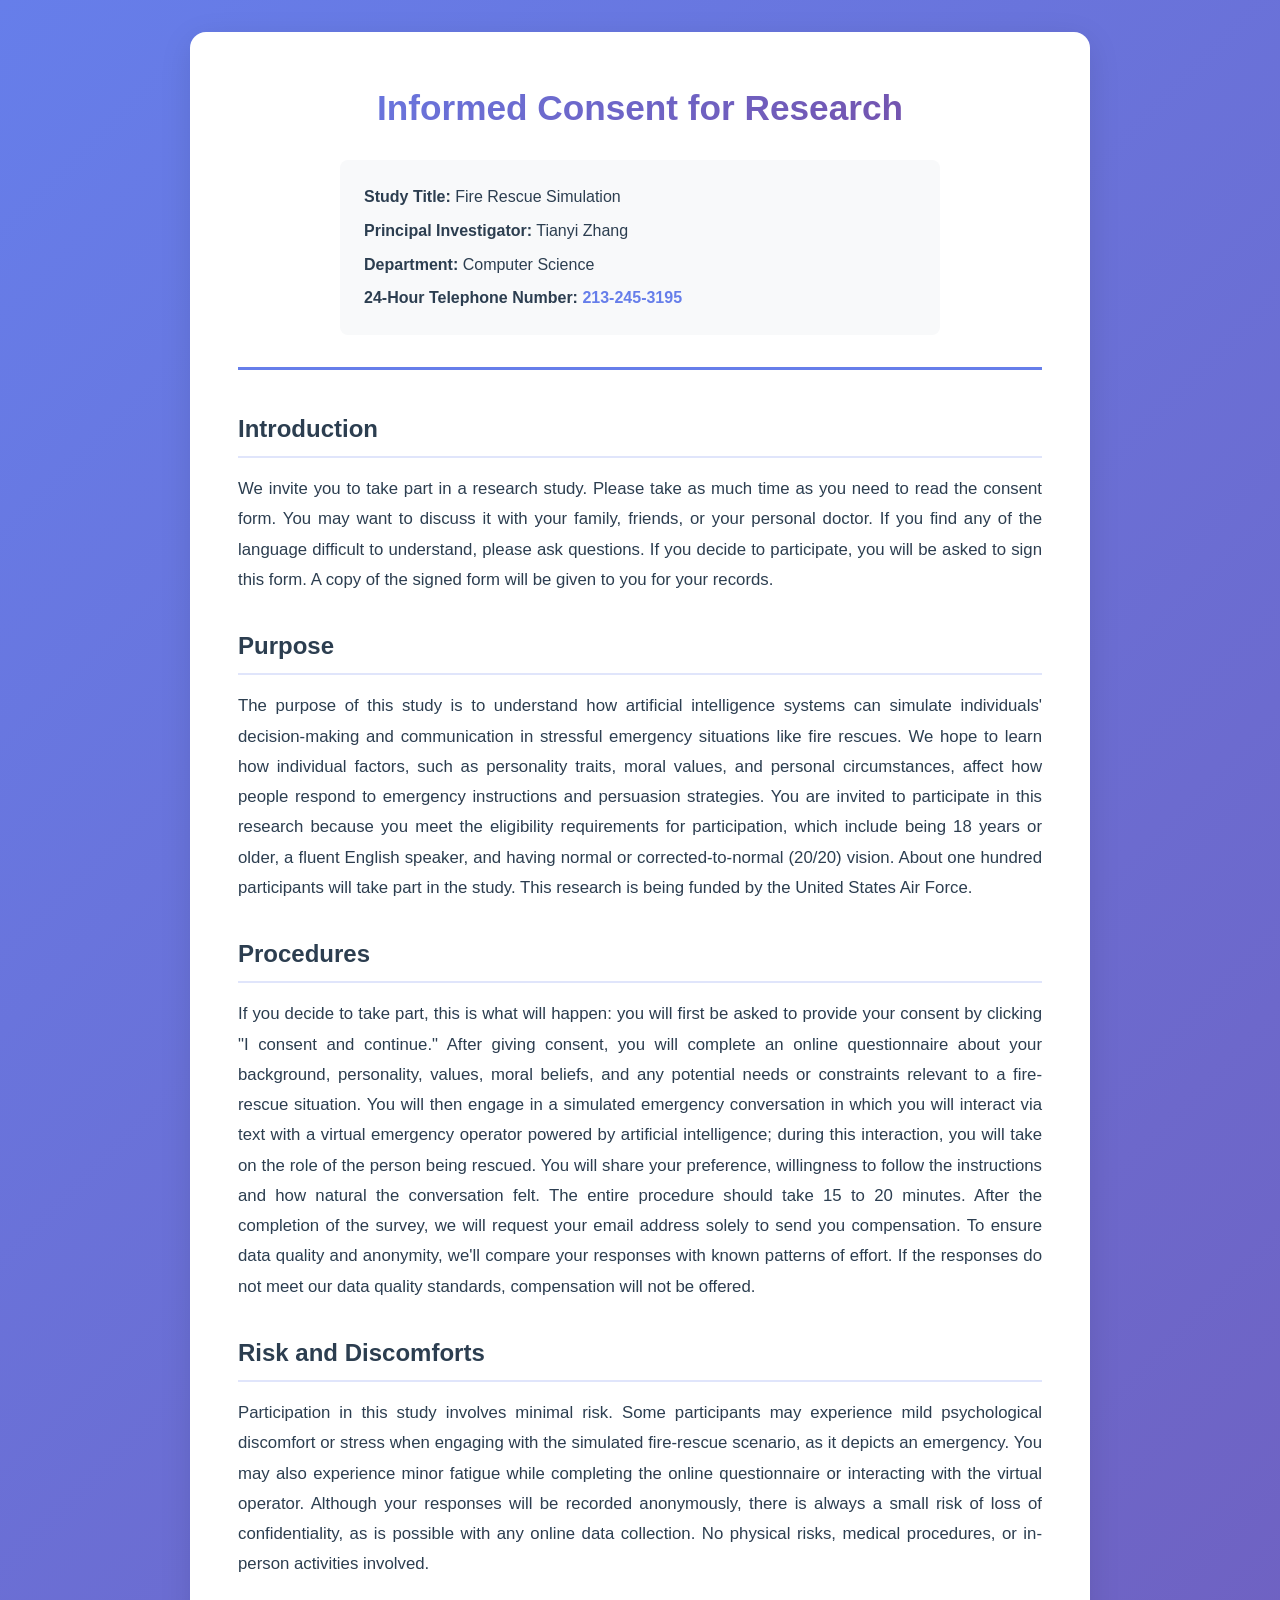
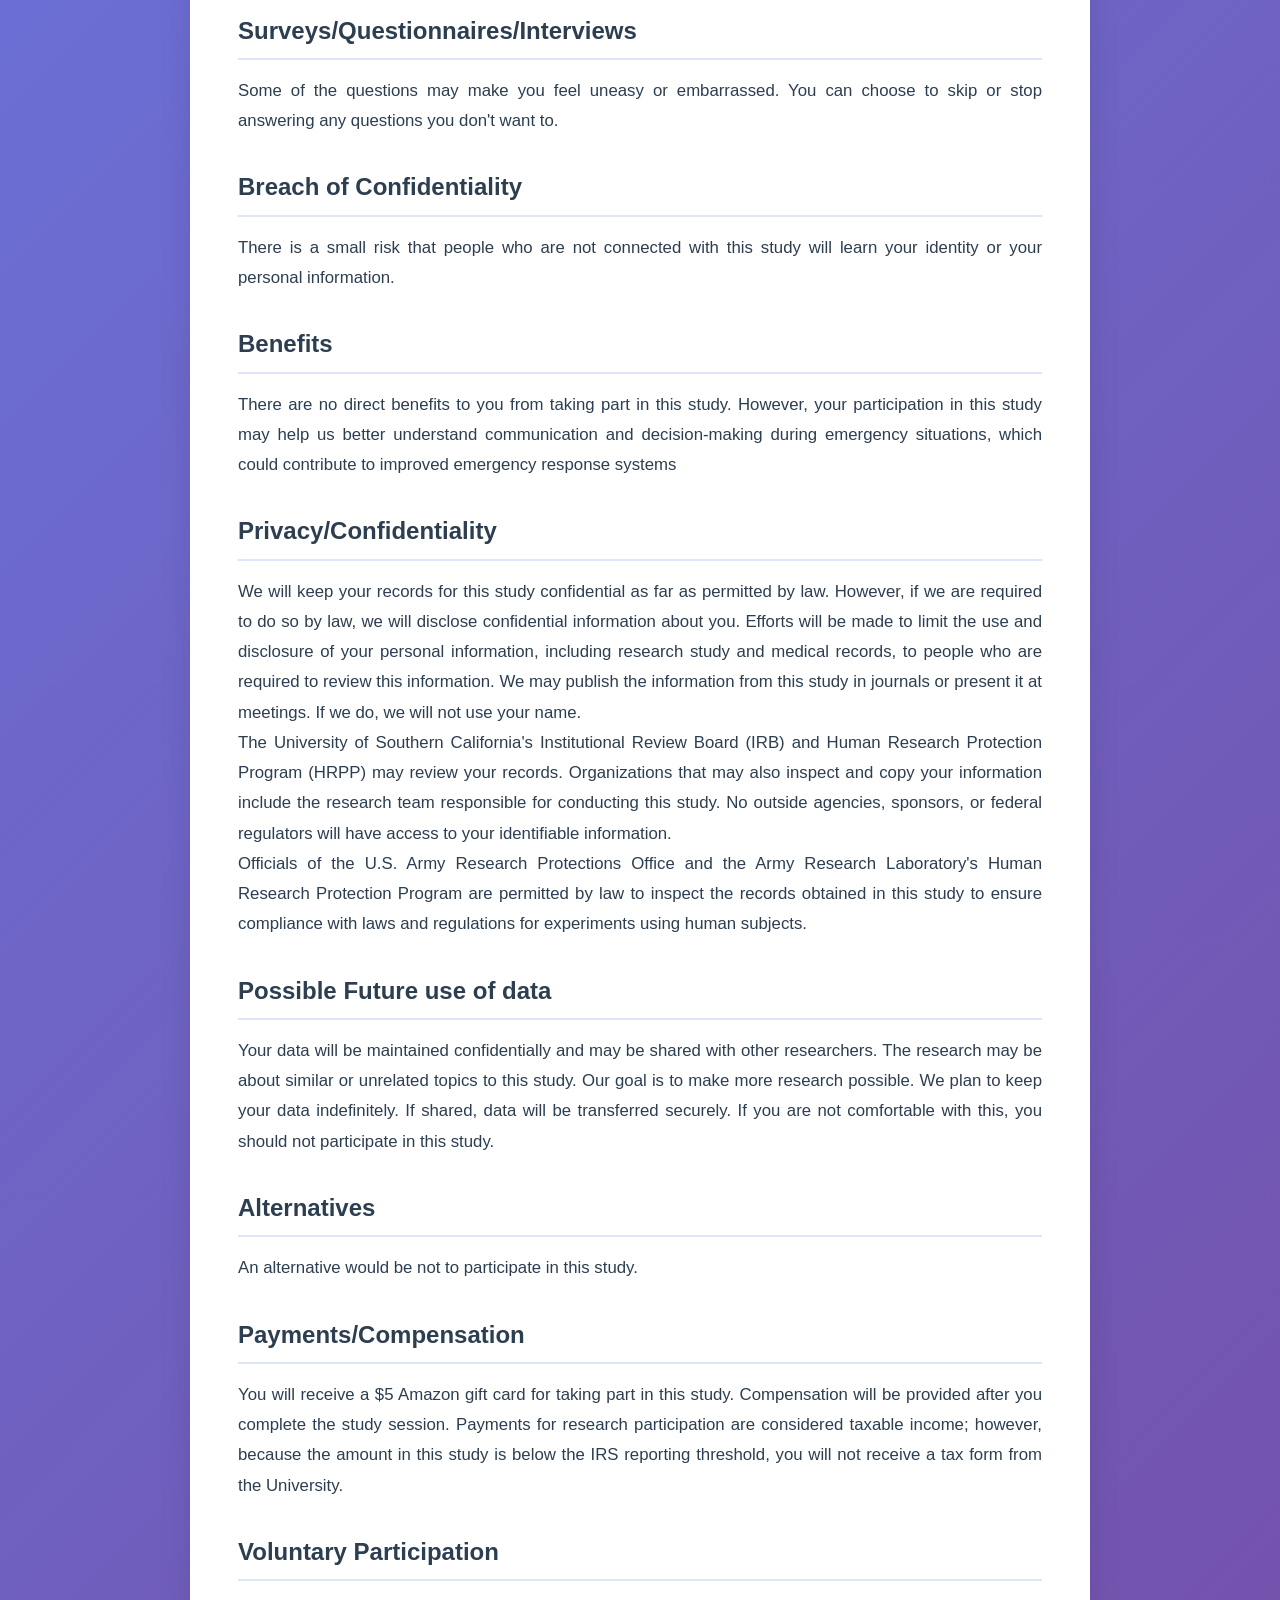
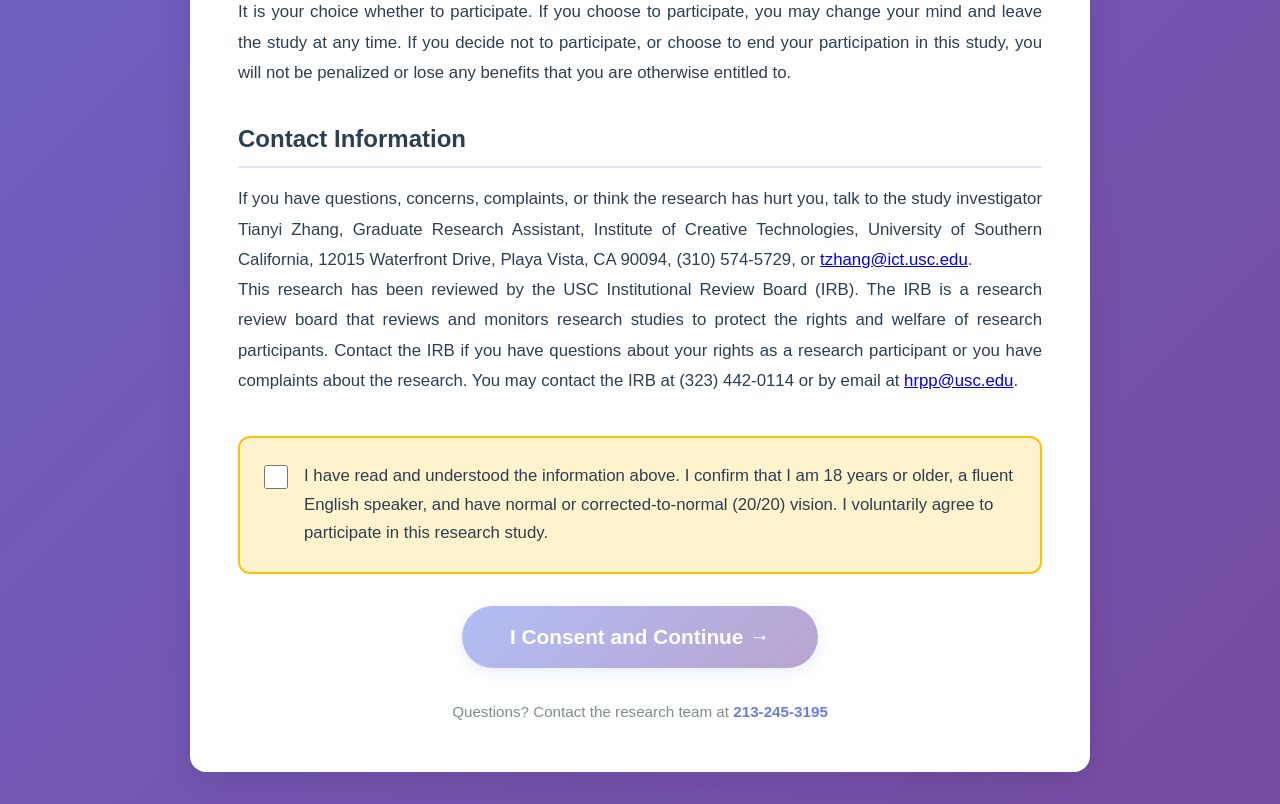
<file: a2i2_chatbot/frontend/index.html>
<!DOCTYPE html>
<html lang="en">
<head>
  <meta charset="UTF-8">
  <meta name="viewport" content="width=device-width, initial-scale=1.0">
  <title>Emergency Response Study - Welcome</title>
  <link rel="stylesheet" href="styles/landing.css">
</head>
<body>
  <div class="landing-container">
    <div class="consent-document">
      <div class="document-header">
        <h1>Informed Consent for Research</h1>
        <div class="study-details">
          <p><strong>Study Title:</strong> Fire Rescue Simulation</p>
          <p><strong>Principal Investigator:</strong> Tianyi Zhang</p>
          <p><strong>Department:</strong> Computer Science</p>
          <p><strong>24-Hour Telephone Number:</strong> <a href="tel:213-245-3195">213-245-3195</a></p>
        </div>
      </div>

      <div class="consent-content">
        <section class="consent-section-text">
          <h2>Introduction</h2>
          <p>
            We invite you to take part in a research study. Please take as much time as you need to 
            read the consent form. You may want to discuss it with your family, friends, or your 
            personal doctor. If you find any of the language difficult to understand, please ask 
            questions. If you decide to participate, you will be asked to sign this form. A copy of the 
            signed form will be given to you for your records.
          </p>
        </section>

        <section class="consent-section-text">
          <h2>Purpose</h2>
          <p>
            The purpose of this study is to understand how artificial intelligence systems can 
            simulate individuals' decision-making and communication in stressful emergency 
            situations like fire rescues. We hope to learn how individual factors, such as personality 
            traits, moral values, and personal circumstances, affect how people respond to emergency 
            instructions and persuasion strategies. You are invited to participate in this research because 
            you meet the eligibility requirements for participation, which include being 18 years or 
            older, a fluent English speaker, and having normal or corrected-to-normal (20/20) vision. 
            About one hundred participants will take part in the study. This research is being funded 
            by the United States Air Force.
          </p>
        </section>

        <section class="consent-section-text">
          <h2>Procedures</h2>
          <p>
            If you decide to take part, this is what will happen: you will first be asked to provide your 
            consent by clicking "I consent and continue." After giving consent, you will complete an 
            online questionnaire about your background, personality, values, moral beliefs, and 
            any potential needs or constraints relevant to a fire-rescue situation. You will then 
            engage in a simulated emergency conversation in which you will interact via text with 
            a virtual emergency operator powered by artificial intelligence; during this interaction, 
            you will take on the role of the person being rescued. You will share your preference, 
            willingness to follow the instructions and how natural the conversation felt. The entire 
            procedure should take 15 to 20 minutes. After the completion of the survey, we will request your email address solely to send you compensation. To 
            ensure data quality and anonymity, we'll compare your responses with known patterns of 
            effort. If the responses do not meet our data quality standards, compensation will not be offered.
          </p>
        </section>

        <section class="consent-section-text">
          <h2>Risk and Discomforts</h2>
          <p>
            Participation in this study involves minimal risk. Some participants may experience mild 
            psychological discomfort or stress when engaging with the simulated fire-rescue 
            scenario, as it depicts an emergency. You may also experience minor fatigue while 
            completing the online questionnaire or interacting with the virtual operator. Although 
            your responses will be recorded anonymously, there is always a small risk of loss of 
            confidentiality, as is possible with any online data collection. No physical risks, medical 
            procedures, or in-person activities involved.
          </p>
        </section>

        <section class="consent-section-text">
          <h2>Surveys/Questionnaires/Interviews</h2>
          <p>
            Some of the questions may make you feel uneasy or embarrassed. You can choose to 
            skip or stop answering any questions you don't want to.
          </p>
        </section>

        <section class="consent-section-text">
          <h2>Breach of Confidentiality</h2>
          <p>
            There is a small risk that people who are not connected with this study will learn your 
            identity or your personal information.
          </p>
        </section>

        <section class="consent-section-text">
          <h2>Benefits</h2>
          <p>
            There are no direct benefits to you from taking part in this study. However, your 
            participation in this study may help us better understand communication and decision-making during emergency situations, which could contribute to improved emergency 
            response systems
          </p>
        </section>

        <section class="consent-section-text">
          <h2>Privacy/Confidentiality</h2>
          <p>
            We will keep your records for this study confidential as far as permitted by law. 
            However, if we are required to do so by law, we will disclose confidential information 
            about you. Efforts will be made to limit the use and disclosure of your personal 
            information, including research study and medical records, to people who are required 
            to review this information. We may publish the information from this study in journals or 
            present it at meetings. If we do, we will not use your name.
          </p>
          <p>
            The University of Southern California's Institutional Review Board (IRB) and Human 
            Research Protection Program (HRPP) may review your records. Organizations that may 
            also inspect and copy your information include the research team responsible for 
            conducting this study. No outside agencies, sponsors, or federal regulators will have 
            access to your identifiable information.
          </p>
          <p>
            Officials of the U.S. Army Research Protections Office and the Army Research 
            Laboratory's Human Research Protection Program are permitted by law to inspect the 
            records obtained in this study to ensure compliance with laws and regulations for 
            experiments using human subjects.
          </p>
        </section>

        <section class="consent-section-text">
          <h2>Possible Future use of data</h2>
          <p>
            Your data will be maintained confidentially and may be shared with other researchers. 
            The research may be about similar or unrelated topics to this study. Our goal is to make 
            more research possible. We plan to keep your data indefinitely. If shared, data will be 
            transferred securely. If you are not comfortable with this, you should not participate in 
            this study.
          </p>
        </section>

        <section class="consent-section-text">
          <h2>Alternatives</h2>
          <p>
            An alternative would be not to participate in this study.
          </p>
        </section>

        <section class="consent-section-text">
          <h2>Payments/Compensation</h2>
          <p>
            You will receive a $5 Amazon gift card for taking part in this study. Compensation will be 
            provided after you complete the study session. Payments for research participation are 
            considered taxable income; however, because the amount in this study is below the IRS 
            reporting threshold, you will not receive a tax form from the University.
          </p>
        </section>

        <section class="consent-section-text">
          <h2>Voluntary Participation</h2>
          <p>
            It is your choice whether to participate. If you choose to participate, you may change 
            your mind and leave the study at any time. If you decide not to participate, or choose to 
            end your participation in this study, you will not be penalized or lose any benefits that 
            you are otherwise entitled to.
          </p>
        </section>

        <section class="consent-section-text">
          <h2>Contact Information</h2>
          <p>
            If you have questions, concerns, complaints, or think the research has hurt you, talk to 
            the study investigator Tianyi Zhang, Graduate Research Assistant, Institute of Creative 
            Technologies, University of Southern California, 12015 Waterfront Drive, Playa Vista, 
            CA 90094, (310) 574-5729, or <a href="mailto:tzhang@ict.usc.edu">tzhang@ict.usc.edu</a>.
          </p>
          <p>
            This research has been reviewed by the USC Institutional Review Board (IRB). The 
            IRB is a research review board that reviews and monitors research studies to protect 
            the rights and welfare of research participants. Contact the IRB if you have questions 
            about your rights as a research participant or you have complaints about the 
            research. You may contact the IRB at (323) 442-0114 or by email at <a href="mailto:hrpp@usc.edu">hrpp@usc.edu</a>.
          </p>
        </section>
      </div>

      <div class="consent-agreement">
        <label class="consent-checkbox">
          <input type="checkbox" id="consentCheck">
          <span class="checkbox-text">
            I have read and understood the information above. I confirm that I am 18 years or older, 
            a fluent English speaker, and have normal or corrected-to-normal (20/20) vision. 
            I voluntarily agree to participate in this research study.
          </span>
        </label>
      </div>

      <div class="action-section">
        <button class="start-button" id="startButton" disabled onclick="startSurvey()">
          I Consent and Continue →
        </button>
        <p class="contact-info">
          Questions? Contact the research team at <a href="tel:213-245-3195">213-245-3195</a>
        </p>
      </div>
    </div>
  </div>

  <script>
    // Handle page refresh - clear everything and restart from landing
    const perfData = performance.getEntriesByType('navigation')[0];
    if (perfData && perfData.type === 'reload') {
      console.log('🔄 Page refresh detected on landing page - clearing all data');
      sessionStorage.clear();
      // Uncheck consent box on refresh
      document.addEventListener('DOMContentLoaded', function() {
        document.getElementById('consentCheck').checked = false;
        document.getElementById('startButton').disabled = true;
      });
    }

    // Development mode: Clear session storage if ?reset=true in URL
    const urlParams = new URLSearchParams(window.location.search);
    if (urlParams.get('reset') === 'true') {
      console.log('🔄 Reset parameter detected - clearing session storage');
      sessionStorage.clear();
      // Remove the reset parameter from URL
      window.history.replaceState({}, document.title, window.location.pathname);
      console.log('✓ Session storage cleared');
    }

    // Enable start button when consent is checked
    document.getElementById('consentCheck').addEventListener('change', function() {
      document.getElementById('startButton').disabled = !this.checked;
    });

    function startSurvey() {
      // Record consent timestamp
      sessionStorage.setItem('consentTimestamp', new Date().toISOString());
      sessionStorage.setItem('studyStartTime', new Date().toISOString());
      
      // Redirect to survey
      window.location.href = 'survey.html';
    }
  </script>
</body>
</html>
</file>
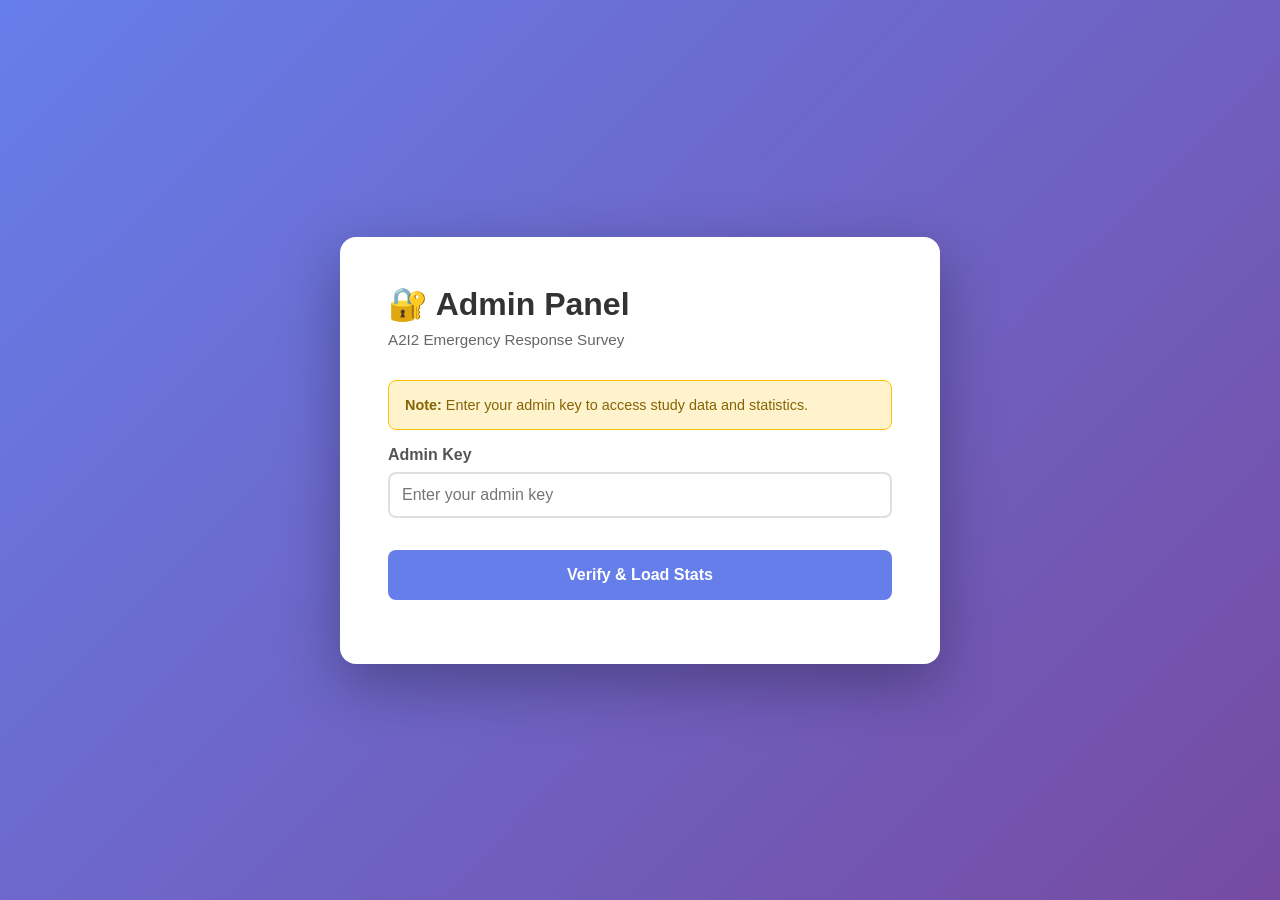
<file: a2i2_chatbot/frontend/admin.html>
<!DOCTYPE html>
<html lang="en">
<head>
  <meta charset="UTF-8">
  <meta name="viewport" content="width=device-width, initial-scale=1.0">
  <title>Admin Panel - A2I2 Survey</title>
  <style>
    * {
      margin: 0;
      padding: 0;
      box-sizing: border-box;
    }

    body {
      font-family: 'Segoe UI', Tahoma, Geneva, Verdana, sans-serif;
      background: linear-gradient(135deg, #667eea 0%, #764ba2 100%);
      min-height: 100vh;
      display: flex;
      justify-content: center;
      align-items: center;
      padding: 2rem;
    }

    .admin-container {
      background: white;
      border-radius: 16px;
      box-shadow: 0 20px 60px rgba(0, 0, 0, 0.3);
      max-width: 600px;
      width: 100%;
      padding: 3rem;
    }

    h1 {
      color: #333;
      margin-bottom: 0.5rem;
      font-size: 2rem;
    }

    .subtitle {
      color: #666;
      margin-bottom: 2rem;
      font-size: 0.95rem;
    }

    .auth-section {
      margin-bottom: 2rem;
    }

    label {
      display: block;
      color: #555;
      font-weight: 600;
      margin-bottom: 0.5rem;
    }

    input {
      width: 100%;
      padding: 0.75rem;
      border: 2px solid #e0e0e0;
      border-radius: 8px;
      font-size: 1rem;
      transition: border-color 0.2s;
    }

    input:focus {
      outline: none;
      border-color: #667eea;
    }

    button {
      width: 100%;
      padding: 1rem;
      background: #667eea;
      color: white;
      border: none;
      border-radius: 8px;
      font-size: 1rem;
      font-weight: 600;
      cursor: pointer;
      transition: background 0.2s;
      margin-bottom: 1rem;
    }

    button:hover {
      background: #5568d3;
    }

    button:disabled {
      background: #ccc;
      cursor: not-allowed;
    }

    .stats-container {
      display: none;
      margin-top: 2rem;
      padding: 1.5rem;
      background: #f8f9fa;
      border-radius: 12px;
    }

    .stats-container.active {
      display: block;
    }

    .stat-item {
      display: flex;
      justify-content: space-between;
      padding: 0.75rem 0;
      border-bottom: 1px solid #e0e0e0;
    }

    .stat-item:last-child {
      border-bottom: none;
    }

    .stat-label {
      color: #666;
      font-weight: 600;
    }

    .stat-value {
      color: #333;
      font-weight: 700;
      font-size: 1.1rem;
    }

    .message {
      padding: 1rem;
      border-radius: 8px;
      margin-bottom: 1rem;
      display: none;
    }

    .message.success {
      background: #d4edda;
      color: #155724;
      border: 1px solid #c3e6cb;
    }

    .message.error {
      background: #f8d7da;
      color: #721c24;
      border: 1px solid #f5c6cb;
    }

    .message.active {
      display: block;
    }

    .action-buttons {
      display: none;
    }

    .action-buttons.active {
      display: block;
    }

    .download-btn {
      background: #28a745;
    }

    .download-btn:hover {
      background: #218838;
    }

    .refresh-btn {
      background: #17a2b8;
    }

    .refresh-btn:hover {
      background: #138496;
    }

    .info-box {
      background: #fff3cd;
      border: 1px solid #ffc107;
      color: #856404;
      padding: 1rem;
      border-radius: 8px;
      margin-bottom: 1rem;
      font-size: 0.9rem;
    }

    .loading {
      display: inline-block;
      width: 20px;
      height: 20px;
      border: 3px solid rgba(255,255,255,.3);
      border-radius: 50%;
      border-top-color: #fff;
      animation: spin 1s ease-in-out infinite;
    }

    @keyframes spin {
      to { transform: rotate(360deg); }
    }
  </style>
</head>
<body>
  <div class="admin-container">
    <h1>🔐 Admin Panel</h1>
    <p class="subtitle">A2I2 Emergency Response Survey</p>

    <div class="info-box">
      <strong>Note:</strong> Enter your admin key to access study data and statistics.
    </div>

    <div id="message" class="message"></div>

    <div class="auth-section">
      <label for="admin-key">Admin Key</label>
      <input 
        type="password" 
        id="admin-key" 
        placeholder="Enter your admin key"
        autocomplete="off"
      >
    </div>

    <button id="verify-btn" onclick="verifyAndLoadStats()">
      Verify & Load Stats
    </button>

    <div id="action-buttons" class="action-buttons">
      <button class="download-btn" onclick="downloadData()">
        📥 Download All Data (ZIP)
      </button>
      <button class="refresh-btn" onclick="refreshStats()">
        🔄 Refresh Statistics
      </button>
    </div>

    <div id="stats-container" class="stats-container">
      <h2 style="margin-bottom: 1rem; color: #333;">Study Statistics</h2>
      <div class="stat-item">
        <span class="stat-label">Total Participants</span>
        <span class="stat-value" id="total-count">-</span>
      </div>
      <div class="stat-item">
        <span class="stat-label">Complete Studies (CCC)</span>
        <span class="stat-value" id="completed-count">-</span>
      </div>
      <div class="stat-item">
        <span class="stat-label">Incomplete Exits (INC)</span>
        <span class="stat-value" id="exits-count">-</span>
      </div>
      <div class="stat-item">
        <span class="stat-label">Active Participants (in memory)</span>
        <span class="stat-value" id="active-participants">-</span>
      </div>
      <div class="stat-item">
        <span class="stat-label">Active Sessions (conversations)</span>
        <span class="stat-value" id="active-sessions">-</span>
      </div>
      <div class="stat-item">
        <span class="stat-label">Last Updated</span>
        <span class="stat-value" id="last-updated" style="font-size: 0.9rem;">-</span>
      </div>
    </div>
  </div>

  <script src="config.js"></script>
  <script>
    let adminKey = '';

    function showMessage(text, type) {
      const message = document.getElementById('message');
      message.textContent = text;
      message.className = `message ${type} active`;
      setTimeout(() => {
        message.classList.remove('active');
      }, 5000);
    }

    async function verifyAndLoadStats() {
      const keyInput = document.getElementById('admin-key');
      adminKey = keyInput.value.trim();

      if (!adminKey) {
        showMessage('Please enter an admin key', 'error');
        return;
      }

      const btn = document.getElementById('verify-btn');
      const originalText = btn.textContent;
      btn.disabled = true;
      btn.innerHTML = '<span class="loading"></span> Verifying...';

      try {
        const response = await fetch(
          `${window.APP_CONFIG.API_URL}/api/admin/stats?admin_key=${encodeURIComponent(adminKey)}`
        );

        if (response.status === 403) {
          showMessage('Invalid admin key. Please try again.', 'error');
          btn.disabled = false;
          btn.textContent = originalText;
          return;
        }

        if (!response.ok) {
          throw new Error('Failed to fetch stats');
        }

        const stats = await response.json();
        displayStats(stats);
        
        document.getElementById('action-buttons').classList.add('active');
        document.getElementById('stats-container').classList.add('active');
        showMessage('Access granted! Stats loaded successfully.', 'success');
        
        btn.textContent = '✓ Verified';
        btn.style.background = '#28a745';

      } catch (error) {
        console.error('Error:', error);
        showMessage('Error connecting to server. Please try again.', 'error');
        btn.disabled = false;
        btn.textContent = originalText;
      }
    }

    function displayStats(stats) {
      document.getElementById('total-count').textContent = stats.total_participants || 0;
      document.getElementById('completed-count').textContent = stats.completed_studies || 0;
      document.getElementById('exits-count').textContent = stats.incomplete_exits || 0;
      document.getElementById('active-participants').textContent = stats.active_participants || 0;
      document.getElementById('active-sessions').textContent = stats.active_sessions || 0;
      
      const timestamp = new Date(stats.timestamp).toLocaleString();
      document.getElementById('last-updated').textContent = timestamp;
    }

    async function refreshStats() {
      if (!adminKey) return;

      const btn = event.target;
      const originalText = btn.textContent;
      btn.disabled = true;
      btn.innerHTML = '<span class="loading"></span> Loading...';

      try {
        const response = await fetch(
          `${window.APP_CONFIG.API_URL}/api/admin/stats?admin_key=${encodeURIComponent(adminKey)}`
        );

        if (!response.ok) {
          throw new Error('Failed to fetch stats');
        }

        const stats = await response.json();
        displayStats(stats);
        showMessage('Statistics refreshed successfully!', 'success');

      } catch (error) {
        console.error('Error:', error);
        showMessage('Error refreshing stats.', 'error');
      } finally {
        btn.disabled = false;
        btn.textContent = originalText;
      }
    }

    async function downloadData() {
      if (!adminKey) return;

      const btn = event.target;
      const originalText = btn.textContent;
      btn.disabled = true;
      btn.innerHTML = '<span class="loading"></span> Preparing download...';

      try {
        const url = `${window.APP_CONFIG.API_URL}/api/admin/export-data?admin_key=${encodeURIComponent(adminKey)}`;
        
        // Create a temporary link and trigger download
        const link = document.createElement('a');
        link.href = url;
        link.download = `study_data_${Date.now()}.zip`;
        document.body.appendChild(link);
        link.click();
        document.body.removeChild(link);

        showMessage('Download started! Check your downloads folder.', 'success');

      } catch (error) {
        console.error('Error:', error);
        showMessage('Error starting download.', 'error');
      } finally {
        btn.disabled = false;
        btn.textContent = originalText;
      }
    }

    // Allow Enter key to submit
    document.getElementById('admin-key').addEventListener('keypress', (e) => {
      if (e.key === 'Enter') {
        verifyAndLoadStats();
      }
    });
  </script>
</body>
</html>
</file>
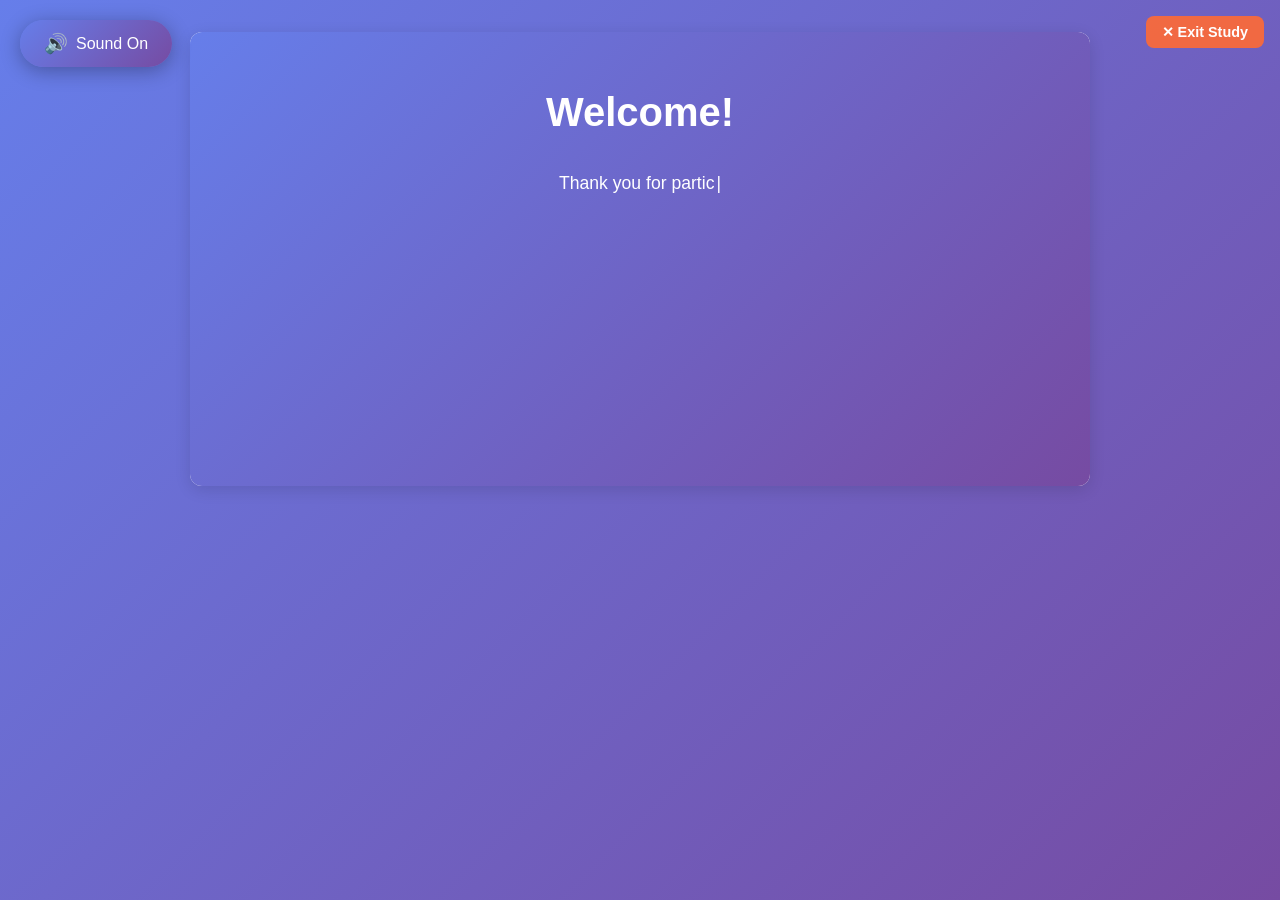
<file: a2i2_chatbot/frontend/chat.html>
<!DOCTYPE html>
<html lang="en">
<head>
  <meta charset="UTF-8">
  <meta name="viewport" content="width=device-width, initial-scale=1.0">
  <title>Fire Rescue Chat - Emergency Response</title>
  <link rel="stylesheet" href="styles/chat.css">
</head>
<body>
  <div class="fire-overlay"></div>
  
  <div class="chat-container">
    <div class="chat-main">
      <header class="chat-header">
        <div class="header-content">
          <div class="emergency-badge">🚨 EMERGENCY CALL</div>
          <h1>Fire Department Dispatcher</h1>
          <div id="session-status" class="session-status">
            <!-- Session and conversation info will be populated by JavaScript -->
          </div>
          <div id="character-info" class="character-info"></div>
        </div>
      </header>

      <div id="chat-messages" class="chat-messages">
        <!-- Messages will be inserted here -->
      </div>

      <div class="chat-input-container" id="chat-input-container">
      <div class="input-wrapper">
        <textarea 
          id="message-input" 
          class="message-input" 
          placeholder="Type your message..." 
          rows="2"
        ></textarea>
        <button id="send-btn" class="send-btn">
          Send 📤
        </button>
      </div>
      <div class="turn-counter">
        <span id="turn-count">Turn: 0 / 5</span>
      </div>
    </div>

    <!-- Post-Survey Section (shown after conversation ends) -->
    <div id="post-survey-section" class="post-survey-section hidden">
      <div class="post-survey-card">
        <h2>Post-Conversation Survey</h2>
        <p class="survey-instruction">Please review the conversation above and answer the following questions:</p>
        <p class="survey-requirement">
          <strong>Note:</strong> Both questions below are required before proceeding to the next conversation.
        </p>
        
        <form id="post-survey-form">
          <!-- Question 1: Willingness to be evacuated -->
          <div class="survey-question">
            <label class="question-label">
              1. Were you willing to be evacuated based on this conversation?
              <span class="required">*</span>
            </label>
            <p class="question-explanation">
              (That is, did the emergency operator's responses make you feel ready or convinced to follow the evacuation instructions?)
            </p>
            <div class="radio-group">
              <label class="radio-option">
                <input type="radio" name="willing" value="yes" required>
                <span>Yes, I was willing to be evacuated</span>
              </label>
              <label class="radio-option">
                <input type="radio" name="willing" value="maybe" required>
                <span>Maybe / uncertain</span>
              </label>
              <label class="radio-option">
                <input type="radio" name="willing" value="no" required>
                <span>No, I was not willing to be evacuated</span>
              </label>
            </div>
            
            <div id="willing-yes-details" class="conditional-field hidden">
              <label class="sub-label">What influenced your decision:</label>
              <textarea name="willingYesDetails" rows="3" placeholder="Please describe what influenced your decision..."></textarea>
            </div>
            
            <div id="willing-no-details" class="conditional-field hidden">
              <label class="sub-label">If no, what would have made the operator's guidance more convincing:</label>
              <textarea name="willingNoDetails" rows="3" placeholder="Please describe what would have been more convincing..."></textarea>
            </div>
          </div>

          <!-- Question 2: Naturalness -->
          <div class="survey-question">
            <label class="question-label">
              2. How natural and coherent did this conversation feel overall?
              <span class="required">*</span>
            </label>
            <div class="radio-group">
              <label class="radio-option">
                <input type="radio" name="naturalness" value="very-natural" required>
                <span>Very natural and coherent</span>
              </label>
              <label class="radio-option">
                <input type="radio" name="naturalness" value="somewhat-natural" required>
                <span>Somewhat natural</span>
              </label>
              <label class="radio-option">
                <input type="radio" name="naturalness" value="neutral" required>
                <span>Neutral</span>
              </label>
              <label class="radio-option">
                <input type="radio" name="naturalness" value="somewhat-unnatural" required>
                <span>Somewhat unnatural</span>
              </label>
              <label class="radio-option">
                <input type="radio" name="naturalness" value="very-unnatural" required>
                <span>Not natural at all</span>
              </label>
            </div>
            
            <div id="unnatural-details" class="conditional-field hidden">
              <label class="sub-label">Which utterances could be improved? (Select all that apply)</label>
              <div id="utterance-checkboxes" class="checkbox-group">
                <!-- Will be populated dynamically with operator utterances -->
              </div>
            </div>
          </div>

          <div class="survey-actions">
            <button type="submit" class="btn-submit">Submit Survey</button>
          </div>
        </form>
      </div>
    </div>
    </div>

    <!-- Character Scenario Sidebar -->
    <div id="character-scenario" class="character-scenario hidden">
      <div class="scenario-reminder-header">
        <h3>Your Character</h3>
        <button id="toggle-scenario" class="toggle-scenario-btn">▼</button>
      </div>
      <div id="scenario-content" class="scenario-content-text"></div>
    </div>
  </div>

  <!-- End of Conversation Modal -->
  <div id="end-modal" class="modal hidden">
    <div class="modal-content">
      <h2 id="end-title">Conversation Ended</h2>
      <p id="end-message"></p>
      <button id="close-modal-btn" class="btn-primary">Close</button>
    </div>
  </div>

  <!-- Background Ambient Sound -->
  <audio id="ambientSound" loop>
    <source src="media/distant-ambulance.mp3" type="audio/mpeg">
  </audio>

  <!-- Sound Control Button -->
  <div class="sound-control">
    <button id="toggleSound" class="sound-btn" title="Toggle Background Sound">
      <span class="sound-icon sound-on">🔊</span>
      <span class="sound-icon sound-off hidden">🔇</span>
    </button>
  </div>

  <!-- Loading Overlay -->
  <div id="loading-overlay" class="loading-overlay hidden">
    <div class="spinner"></div>
    <p>Operator is responding...</p>
  </div>

  <script src="config.js"></script>
  <script src="js/exit-study.js"></script>
  <script src="js/chat.js"></script>
  <script>
    // Initialize exit button
    window.addEventListener('DOMContentLoaded', function() {
      window.initExitButton('chat');
    });
  </script>
</body>
</html>
</file>
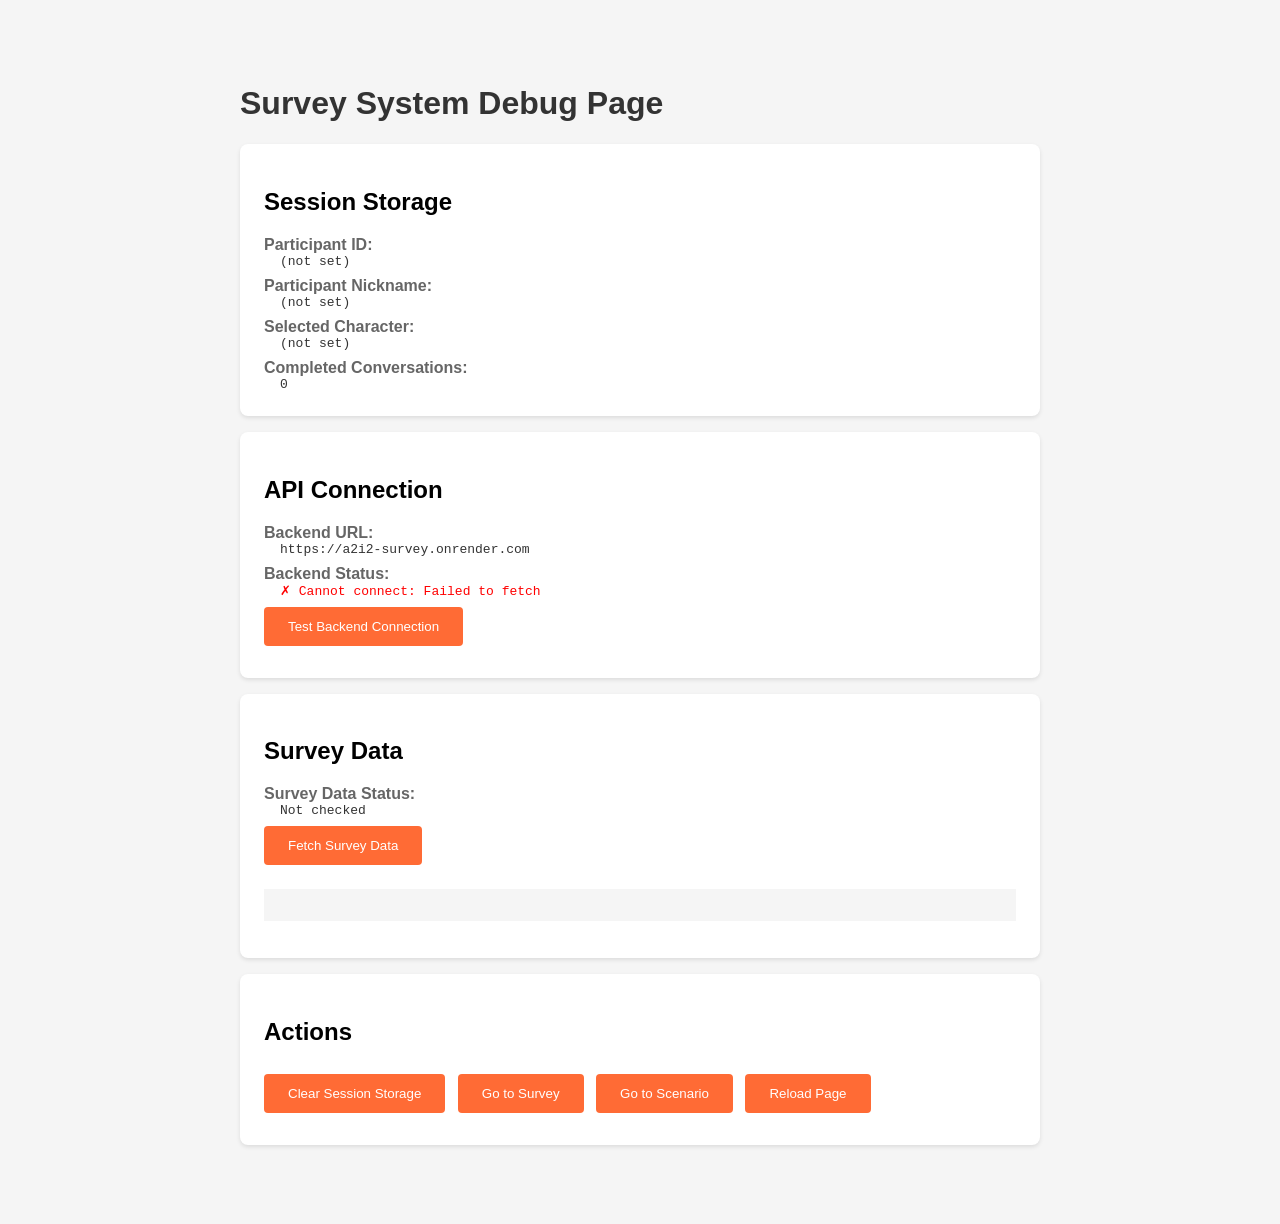
<file: a2i2_chatbot/frontend/debug.html>
<!DOCTYPE html>
<html lang="en">
<head>
  <meta charset="UTF-8">
  <meta name="viewport" content="width=device-width, initial-scale=1.0">
  <title>Debug - Survey System</title>
  <script src="config.js"></script>
  <style>
    body {
      font-family: Arial, sans-serif;
      max-width: 800px;
      margin: 2rem auto;
      padding: 2rem;
      background: #f5f5f5;
    }
    h1 {
      color: #333;
    }
    .section {
      background: white;
      padding: 1.5rem;
      margin: 1rem 0;
      border-radius: 8px;
      box-shadow: 0 2px 4px rgba(0,0,0,0.1);
    }
    .label {
      font-weight: bold;
      color: #666;
      margin-top: 0.5rem;
    }
    .value {
      color: #333;
      margin-left: 1rem;
      font-family: monospace;
    }
    button {
      background: #ff6b35;
      color: white;
      border: none;
      padding: 0.75rem 1.5rem;
      border-radius: 4px;
      cursor: pointer;
      margin: 0.5rem 0.5rem 0.5rem 0;
    }
    button:hover {
      background: #e55a2b;
    }
    .success {
      color: green;
    }
    .error {
      color: red;
    }
  </style>
</head>
<body>
  <h1>Survey System Debug Page</h1>
  
  <div class="section">
    <h2>Session Storage</h2>
    <div class="label">Participant ID:</div>
    <div class="value" id="participantId">Loading...</div>
    
    <div class="label">Participant Nickname:</div>
    <div class="value" id="participantNickname">Loading...</div>
    
    <div class="label">Selected Character:</div>
    <div class="value" id="selectedCharacter">Loading...</div>
    
    <div class="label">Completed Conversations:</div>
    <div class="value" id="completedConversations">Loading...</div>
  </div>
  
  <div class="section">
    <h2>API Connection</h2>
    <div class="label">Backend URL:</div>
    <div class="value" id="apiUrl">Loading...</div>
    
    <div class="label">Backend Status:</div>
    <div class="value" id="backendStatus">Checking...</div>
    
    <button onclick="testBackend()">Test Backend Connection</button>
  </div>
  
  <div class="section">
    <h2>Survey Data</h2>
    <div class="label">Survey Data Status:</div>
    <div class="value" id="surveyStatus">Not checked</div>
    
    <button onclick="fetchSurveyData()">Fetch Survey Data</button>
    
    <pre id="surveyData" style="background: #f5f5f5; padding: 1rem; margin-top: 1rem; overflow-x: auto;"></pre>
  </div>
  
  <div class="section">
    <h2>Actions</h2>
    <button onclick="clearStorage()">Clear Session Storage</button>
    <button onclick="window.location.href='survey.html'">Go to Survey</button>
    <button onclick="window.location.href='scenario.html'">Go to Scenario</button>
    <button onclick="location.reload()">Reload Page</button>
  </div>

  <script>
    // Load session storage info
    function loadSessionInfo() {
      document.getElementById('participantId').textContent = sessionStorage.getItem('participantId') || '(not set)';
      document.getElementById('participantNickname').textContent = sessionStorage.getItem('participantNickname') || '(not set)';
      document.getElementById('selectedCharacter').textContent = sessionStorage.getItem('selectedCharacter') || '(not set)';
      document.getElementById('completedConversations').textContent = sessionStorage.getItem('completedConversations') || '0';
    }

    // Load API URL
    function loadApiUrl() {
      const CONFIG = window.APP_CONFIG || {
        API_URL: window.location.hostname === 'localhost' || window.location.hostname === '127.0.0.1'
          ? 'http://localhost:8001' 
          : 'https://your-backend-url.onrender.com',
      };
      document.getElementById('apiUrl').textContent = CONFIG.API_URL;
    }

    // Test backend connection
    async function testBackend() {
      const CONFIG = window.APP_CONFIG || {
        API_URL: window.location.hostname === 'localhost' || window.location.hostname === '127.0.0.1'
          ? 'http://localhost:8001' 
          : 'https://your-backend-url.onrender.com',
      };
      
      const statusEl = document.getElementById('backendStatus');
      statusEl.textContent = 'Testing...';
      
      try {
        const response = await fetch(`${CONFIG.API_URL}/`);
        if (response.ok) {
          statusEl.textContent = '✓ Backend is online';
          statusEl.className = 'value success';
        } else {
          statusEl.textContent = `✗ Backend returned status ${response.status}`;
          statusEl.className = 'value error';
        }
      } catch (error) {
        statusEl.textContent = `✗ Cannot connect: ${error.message}`;
        statusEl.className = 'value error';
      }
    }

    // Fetch survey data
    async function fetchSurveyData() {
      const participantId = sessionStorage.getItem('participantId');
      const statusEl = document.getElementById('surveyStatus');
      const dataEl = document.getElementById('surveyData');
      
      if (!participantId) {
        statusEl.textContent = '✗ No participant ID found';
        statusEl.className = 'value error';
        dataEl.textContent = 'Please complete the survey first.';
        return;
      }
      
      statusEl.textContent = 'Fetching...';
      
      const CONFIG = window.APP_CONFIG || {
        API_URL: window.location.hostname === 'localhost' || window.location.hostname === '127.0.0.1'
          ? 'http://localhost:8001' 
          : 'https://your-backend-url.onrender.com',
      };
      
      try {
        const response = await fetch(`${CONFIG.API_URL}/api/survey/${participantId}`);
        
        if (response.ok) {
          const data = await response.json();
          statusEl.textContent = '✓ Survey data found';
          statusEl.className = 'value success';
          dataEl.textContent = JSON.stringify(data, null, 2);
        } else {
          statusEl.textContent = `✗ Failed: ${response.status}`;
          statusEl.className = 'value error';
          dataEl.textContent = await response.text();
        }
      } catch (error) {
        statusEl.textContent = `✗ Error: ${error.message}`;
        statusEl.className = 'value error';
        dataEl.textContent = error.stack;
      }
    }

    // Clear session storage
    function clearStorage() {
      if (confirm('Are you sure you want to clear all session storage?')) {
        sessionStorage.clear();
        loadSessionInfo();
        alert('Session storage cleared!');
      }
    }

    // Initialize
    window.addEventListener('DOMContentLoaded', () => {
      loadSessionInfo();
      loadApiUrl();
      testBackend();
    });
  </script>
</body>
</html>
</file>
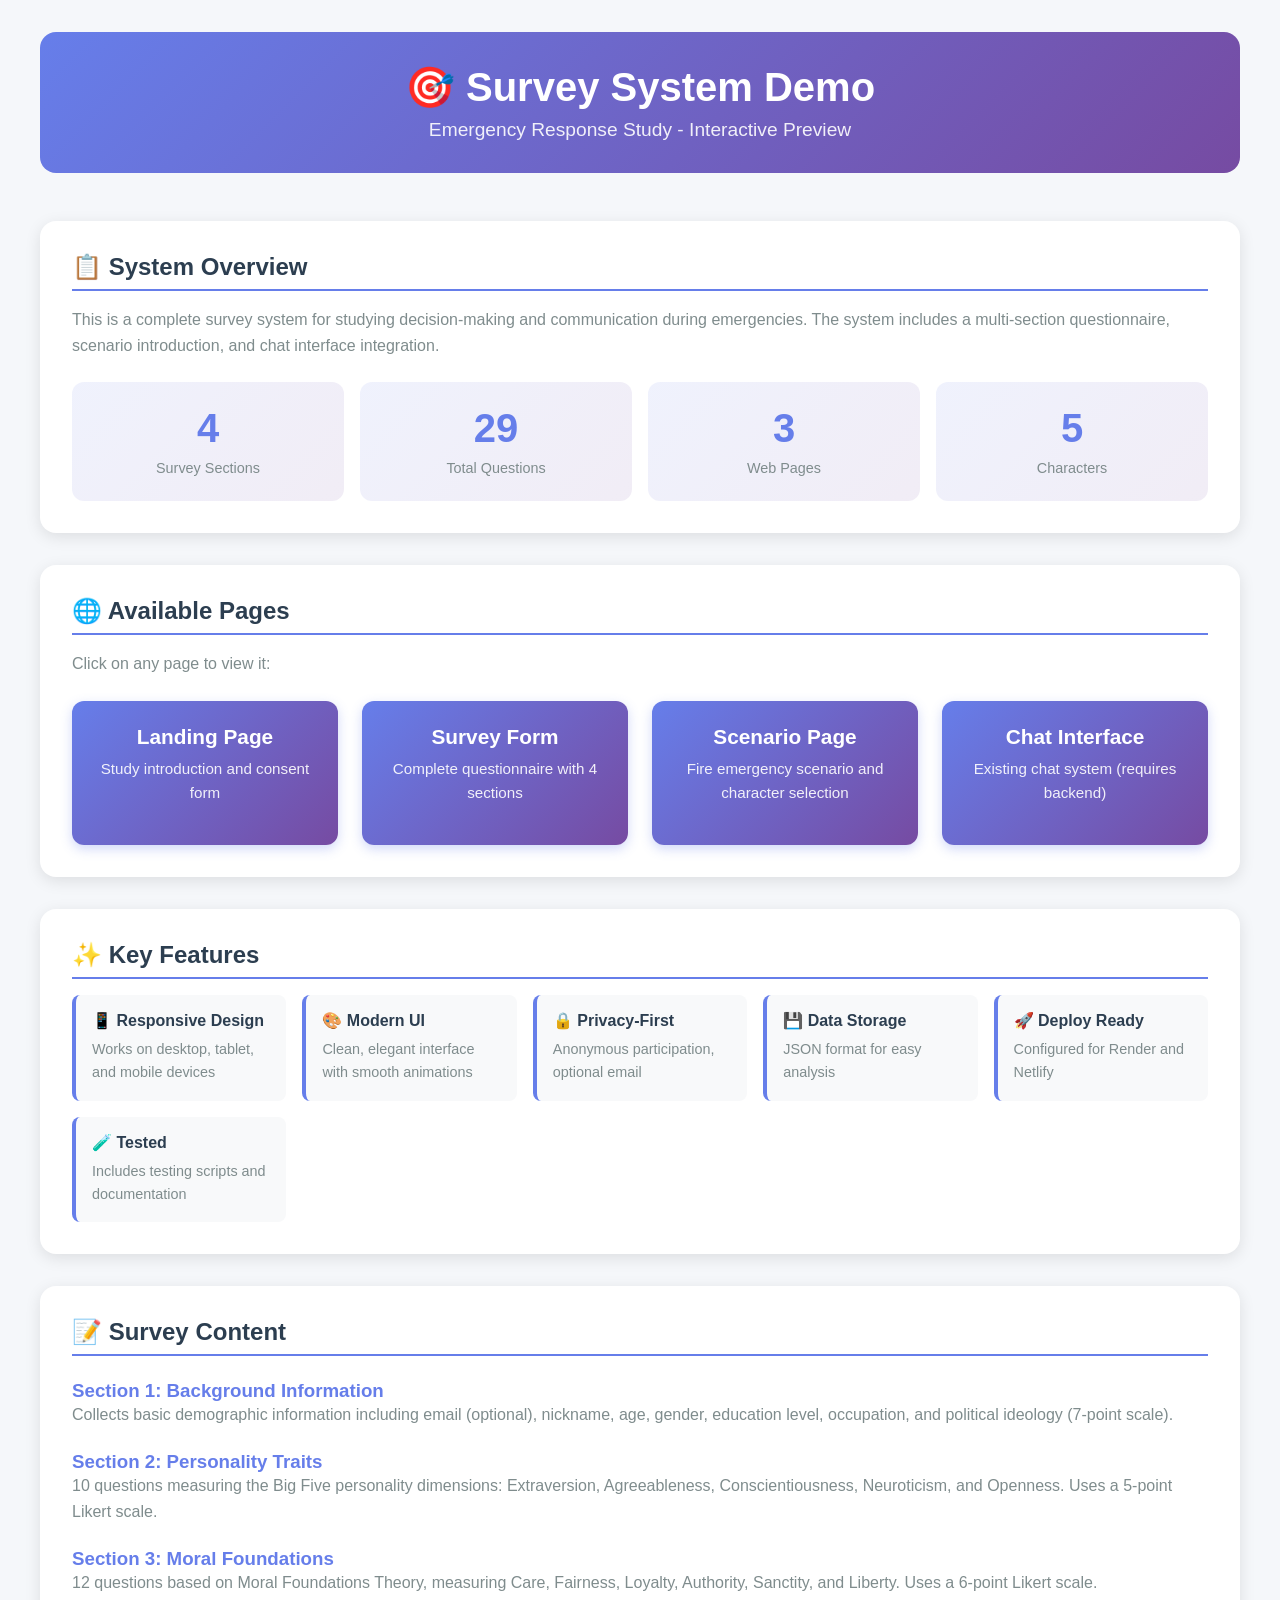
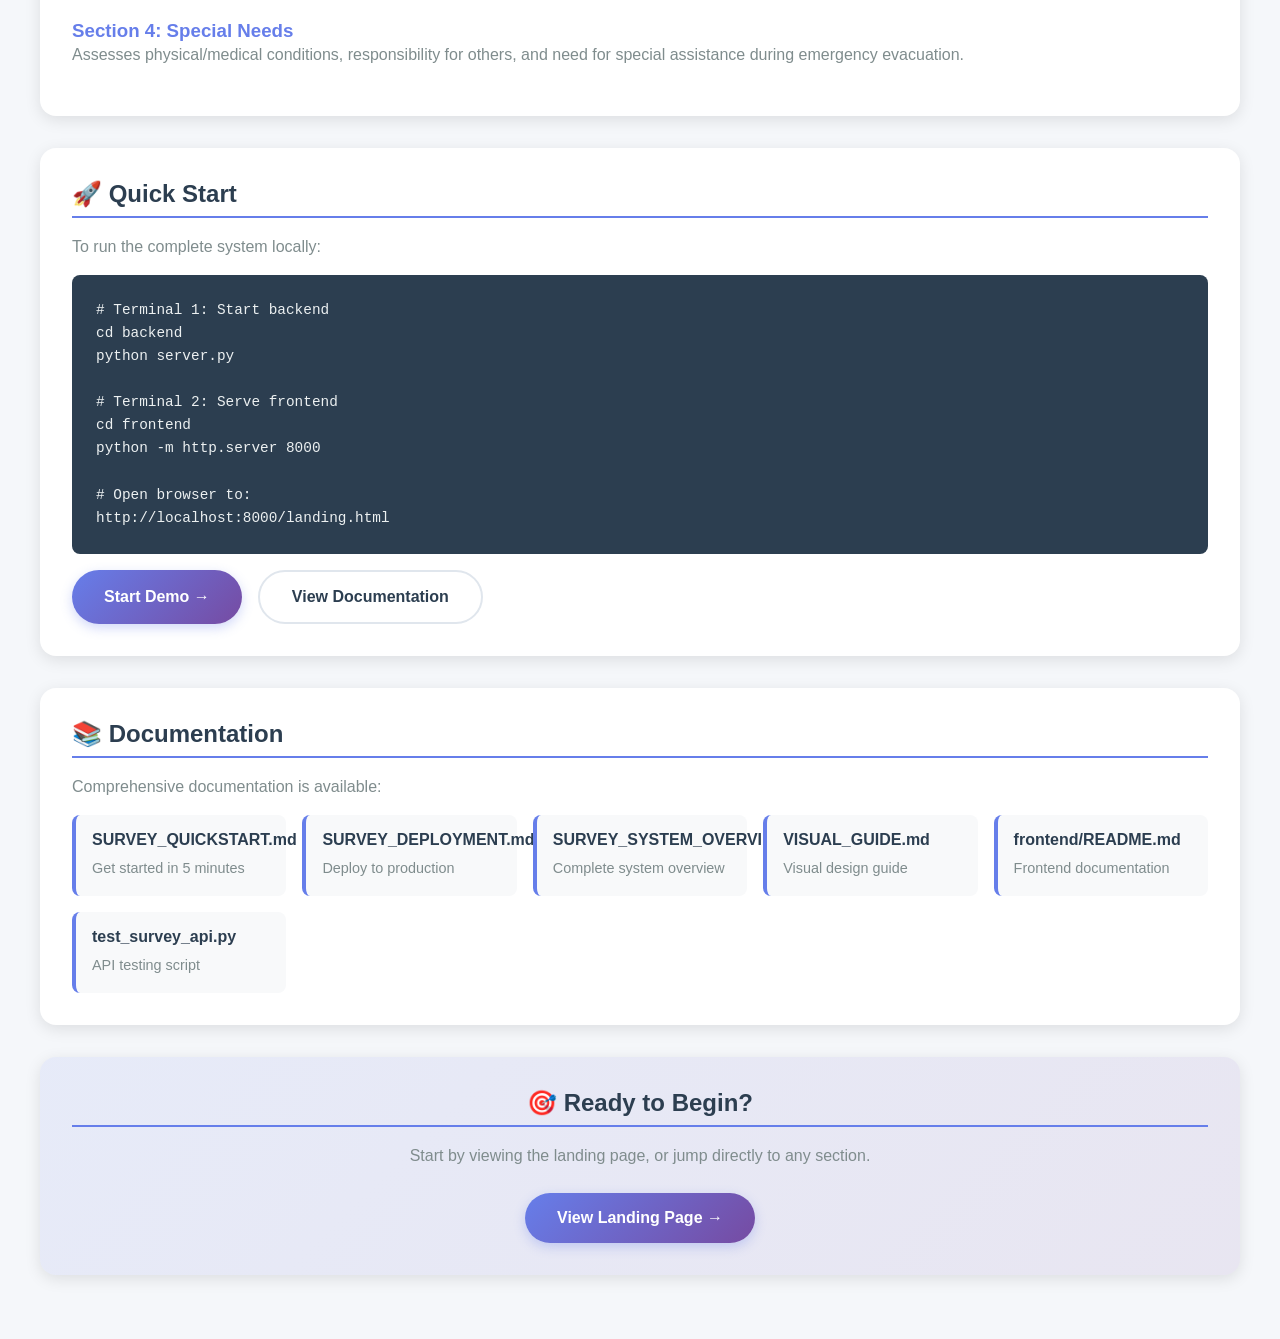
<file: a2i2_chatbot/frontend/demo.html>
<!DOCTYPE html>
<html lang="en">
<head>
  <meta charset="UTF-8">
  <meta name="viewport" content="width=device-width, initial-scale=1.0">
  <title>Survey System Demo - All Pages</title>
  <style>
    * {
      margin: 0;
      padding: 0;
      box-sizing: border-box;
    }

    body {
      font-family: -apple-system, BlinkMacSystemFont, 'Segoe UI', 'Roboto', sans-serif;
      background: #f5f7fa;
      padding: 2rem;
    }

    .demo-container {
      max-width: 1200px;
      margin: 0 auto;
    }

    .demo-header {
      text-align: center;
      margin-bottom: 3rem;
      padding: 2rem;
      background: linear-gradient(135deg, #667eea 0%, #764ba2 100%);
      color: white;
      border-radius: 16px;
    }

    .demo-header h1 {
      font-size: 2.5rem;
      margin-bottom: 0.5rem;
    }

    .demo-header p {
      font-size: 1.2rem;
      opacity: 0.9;
    }

    .demo-section {
      background: white;
      border-radius: 16px;
      padding: 2rem;
      margin-bottom: 2rem;
      box-shadow: 0 4px 16px rgba(0, 0, 0, 0.1);
    }

    .demo-section h2 {
      color: #2c3e50;
      margin-bottom: 1rem;
      padding-bottom: 0.5rem;
      border-bottom: 2px solid #667eea;
    }

    .demo-section p {
      color: #7f8c8d;
      margin-bottom: 1rem;
      line-height: 1.6;
    }

    .page-links {
      display: grid;
      grid-template-columns: repeat(auto-fit, minmax(250px, 1fr));
      gap: 1.5rem;
      margin-top: 1.5rem;
    }

    .page-link {
      display: block;
      padding: 1.5rem;
      background: linear-gradient(135deg, #667eea 0%, #764ba2 100%);
      color: white;
      text-decoration: none;
      border-radius: 12px;
      text-align: center;
      transition: all 0.3s ease;
      box-shadow: 0 4px 12px rgba(102, 126, 234, 0.3);
    }

    .page-link:hover {
      transform: translateY(-4px);
      box-shadow: 0 6px 20px rgba(102, 126, 234, 0.4);
    }

    .page-link h3 {
      font-size: 1.3rem;
      margin-bottom: 0.5rem;
    }

    .page-link p {
      color: rgba(255, 255, 255, 0.9);
      font-size: 0.95rem;
    }

    .feature-grid {
      display: grid;
      grid-template-columns: repeat(auto-fit, minmax(200px, 1fr));
      gap: 1rem;
      margin-top: 1rem;
    }

    .feature-item {
      padding: 1rem;
      background: #f8f9fa;
      border-radius: 8px;
      border-left: 4px solid #667eea;
    }

    .feature-item h4 {
      color: #2c3e50;
      margin-bottom: 0.5rem;
      font-size: 1rem;
    }

    .feature-item p {
      color: #7f8c8d;
      font-size: 0.9rem;
      margin: 0;
    }

    .code-block {
      background: #2c3e50;
      color: #ecf0f1;
      padding: 1.5rem;
      border-radius: 8px;
      overflow-x: auto;
      margin-top: 1rem;
      font-family: 'Courier New', monospace;
      font-size: 0.9rem;
      line-height: 1.6;
    }

    .stats {
      display: grid;
      grid-template-columns: repeat(auto-fit, minmax(150px, 1fr));
      gap: 1rem;
      margin-top: 1.5rem;
    }

    .stat-card {
      text-align: center;
      padding: 1.5rem;
      background: linear-gradient(135deg, rgba(102, 126, 234, 0.1) 0%, rgba(118, 75, 162, 0.1) 100%);
      border-radius: 12px;
    }

    .stat-card .number {
      font-size: 2.5rem;
      font-weight: 700;
      color: #667eea;
      display: block;
      margin-bottom: 0.5rem;
    }

    .stat-card .label {
      color: #7f8c8d;
      font-size: 0.9rem;
    }

    .button-demo {
      display: flex;
      gap: 1rem;
      margin-top: 1rem;
      flex-wrap: wrap;
    }

    .btn {
      padding: 1rem 2rem;
      border-radius: 50px;
      border: none;
      font-size: 1rem;
      font-weight: 600;
      cursor: pointer;
      transition: all 0.3s ease;
    }

    .btn-primary {
      background: linear-gradient(135deg, #667eea 0%, #764ba2 100%);
      color: white;
      box-shadow: 0 4px 12px rgba(102, 126, 234, 0.3);
    }

    .btn-primary:hover {
      transform: translateY(-2px);
      box-shadow: 0 6px 16px rgba(102, 126, 234, 0.4);
    }

    .btn-secondary {
      background: white;
      color: #2c3e50;
      border: 2px solid #e0e6ed;
    }

    .btn-secondary:hover {
      border-color: #667eea;
      color: #667eea;
    }
  </style>
</head>
<body>
  <div class="demo-container">
    <!-- Header -->
    <div class="demo-header">
      <h1>🎯 Survey System Demo</h1>
      <p>Emergency Response Study - Interactive Preview</p>
    </div>

    <!-- Overview Section -->
    <div class="demo-section">
      <h2>📋 System Overview</h2>
      <p>
        This is a complete survey system for studying decision-making and communication during emergencies.
        The system includes a multi-section questionnaire, scenario introduction, and chat interface integration.
      </p>
      
      <div class="stats">
        <div class="stat-card">
          <span class="number">4</span>
          <span class="label">Survey Sections</span>
        </div>
        <div class="stat-card">
          <span class="number">29</span>
          <span class="label">Total Questions</span>
        </div>
        <div class="stat-card">
          <span class="number">3</span>
          <span class="label">Web Pages</span>
        </div>
        <div class="stat-card">
          <span class="number">5</span>
          <span class="label">Characters</span>
        </div>
      </div>
    </div>

    <!-- Pages Section -->
    <div class="demo-section">
      <h2>🌐 Available Pages</h2>
      <p>Click on any page to view it:</p>
      
      <div class="page-links">
        <a href="landing.html" class="page-link">
          <h3>Landing Page</h3>
          <p>Study introduction and consent form</p>
        </a>
        
        <a href="survey.html" class="page-link">
          <h3>Survey Form</h3>
          <p>Complete questionnaire with 4 sections</p>
        </a>
        
        <a href="scenario.html" class="page-link">
          <h3>Scenario Page</h3>
          <p>Fire emergency scenario and character selection</p>
        </a>
        
        <a href="chat.html" class="page-link">
          <h3>Chat Interface</h3>
          <p>Existing chat system (requires backend)</p>
        </a>
      </div>
    </div>

    <!-- Features Section -->
    <div class="demo-section">
      <h2>✨ Key Features</h2>
      
      <div class="feature-grid">
        <div class="feature-item">
          <h4>📱 Responsive Design</h4>
          <p>Works on desktop, tablet, and mobile devices</p>
        </div>
        
        <div class="feature-item">
          <h4>🎨 Modern UI</h4>
          <p>Clean, elegant interface with smooth animations</p>
        </div>
        
        <div class="feature-item">
          <h4>🔒 Privacy-First</h4>
          <p>Anonymous participation, optional email</p>
        </div>
        
        <div class="feature-item">
          <h4>💾 Data Storage</h4>
          <p>JSON format for easy analysis</p>
        </div>
        
        <div class="feature-item">
          <h4>🚀 Deploy Ready</h4>
          <p>Configured for Render and Netlify</p>
        </div>
        
        <div class="feature-item">
          <h4>🧪 Tested</h4>
          <p>Includes testing scripts and documentation</p>
        </div>
      </div>
    </div>

    <!-- Survey Sections -->
    <div class="demo-section">
      <h2>📝 Survey Content</h2>
      
      <h3 style="color: #667eea; margin-top: 1.5rem;">Section 1: Background Information</h3>
      <p>
        Collects basic demographic information including email (optional), nickname, age, gender, 
        education level, occupation, and political ideology (7-point scale).
      </p>
      
      <h3 style="color: #667eea; margin-top: 1.5rem;">Section 2: Personality Traits</h3>
      <p>
        10 questions measuring the Big Five personality dimensions: Extraversion, Agreeableness, 
        Conscientiousness, Neuroticism, and Openness. Uses a 5-point Likert scale.
      </p>
      
      <h3 style="color: #667eea; margin-top: 1.5rem;">Section 3: Moral Foundations</h3>
      <p>
        12 questions based on Moral Foundations Theory, measuring Care, Fairness, Loyalty, 
        Authority, Sanctity, and Liberty. Uses a 6-point Likert scale.
      </p>
      
      <h3 style="color: #667eea; margin-top: 1.5rem;">Section 4: Special Needs</h3>
      <p>
        Assesses physical/medical conditions, responsibility for others, and need for special 
        assistance during emergency evacuation.
      </p>
    </div>

    <!-- Quick Start -->
    <div class="demo-section">
      <h2>🚀 Quick Start</h2>
      <p>To run the complete system locally:</p>
      
      <div class="code-block">
# Terminal 1: Start backend<br>
cd backend<br>
python server.py<br>
<br>
# Terminal 2: Serve frontend<br>
cd frontend<br>
python -m http.server 8000<br>
<br>
# Open browser to:<br>
http://localhost:8000/landing.html
      </div>
      
      <div class="button-demo">
        <button class="btn btn-primary" onclick="window.location.href='landing.html'">
          Start Demo →
        </button>
        <button class="btn btn-secondary" onclick="window.open('../SURVEY_QUICKSTART.md')">
          View Documentation
        </button>
      </div>
    </div>

    <!-- Documentation -->
    <div class="demo-section">
      <h2>📚 Documentation</h2>
      <p>Comprehensive documentation is available:</p>
      
      <div class="feature-grid">
        <div class="feature-item">
          <h4>SURVEY_QUICKSTART.md</h4>
          <p>Get started in 5 minutes</p>
        </div>
        
        <div class="feature-item">
          <h4>SURVEY_DEPLOYMENT.md</h4>
          <p>Deploy to production</p>
        </div>
        
        <div class="feature-item">
          <h4>SURVEY_SYSTEM_OVERVIEW.md</h4>
          <p>Complete system overview</p>
        </div>
        
        <div class="feature-item">
          <h4>VISUAL_GUIDE.md</h4>
          <p>Visual design guide</p>
        </div>
        
        <div class="feature-item">
          <h4>frontend/README.md</h4>
          <p>Frontend documentation</p>
        </div>
        
        <div class="feature-item">
          <h4>test_survey_api.py</h4>
          <p>API testing script</p>
        </div>
      </div>
    </div>

    <!-- Footer -->
    <div class="demo-section" style="text-align: center; background: linear-gradient(135deg, rgba(102, 126, 234, 0.1) 0%, rgba(118, 75, 162, 0.1) 100%);">
      <h2>🎯 Ready to Begin?</h2>
      <p style="margin-bottom: 1.5rem;">
        Start by viewing the landing page, or jump directly to any section.
      </p>
      <div class="button-demo" style="justify-content: center;">
        <button class="btn btn-primary" onclick="window.location.href='landing.html'">
          View Landing Page →
        </button>
      </div>
    </div>
  </div>
</body>
</html>
</file>
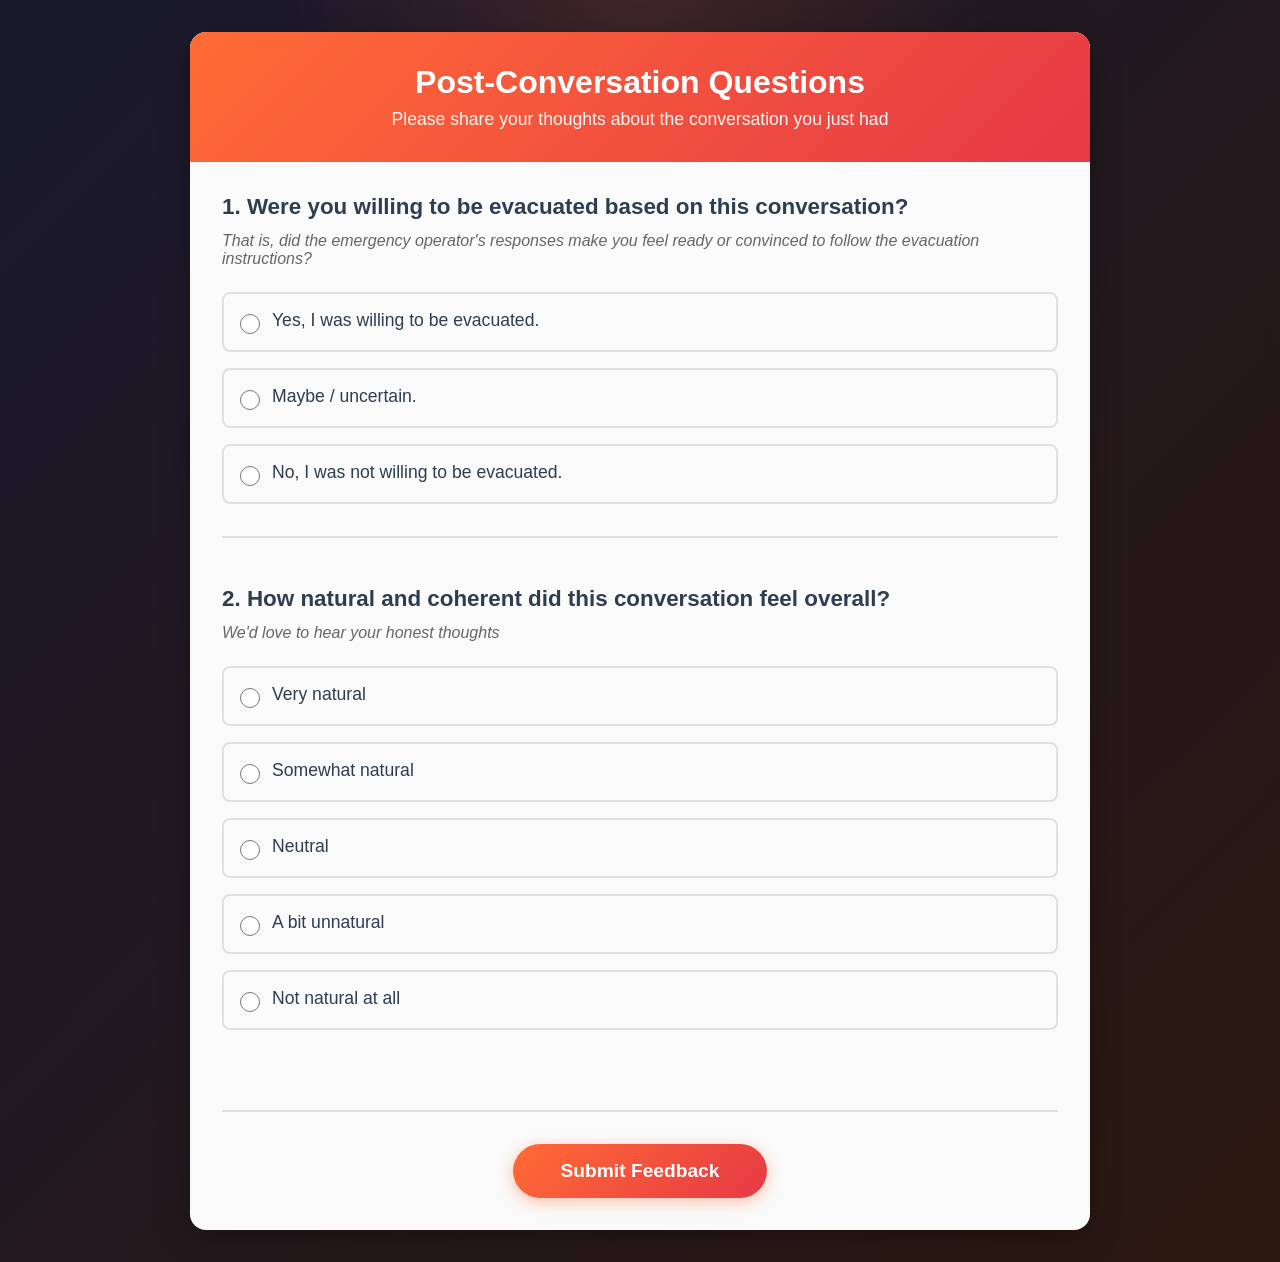
<file: a2i2_chatbot/frontend/post-survey.html>
<!DOCTYPE html>
<html lang="en">
<head>
  <meta charset="UTF-8">
  <meta name="viewport" content="width=device-width, initial-scale=1.0">
  <title>Post-Conversation Survey</title>
  <link rel="stylesheet" href="styles/post-survey.css">
</head>
<body>
  <div class="fire-overlay"></div>
  
  <div class="survey-container">
    <header class="survey-header">
      <h1>Post-Conversation Questions</h1>
      <p class="subtitle">Please share your thoughts about the conversation you just had</p>
    </header>

    <form id="post-survey-form" class="survey-form">
      <!-- Question 1: Willingness to be evacuated -->
      <section class="question-section">
        <h2>1. Were you willing to be evacuated based on this conversation?</h2>
        <p class="question-description">
          That is, did the emergency operator's responses make you feel ready or convinced to follow the evacuation instructions?
        </p>
        
        <div class="radio-group">
          <label class="radio-option">
            <input type="radio" name="willing_rescued" value="yes" required>
            <span>Yes, I was willing to be evacuated.</span>
          </label>
          
          <div class="conditional-field" id="yes-field" style="display: none;">
            <label for="yes-influence">What influenced your decision:</label>
            <textarea id="yes-influence" name="yes_influence" rows="4" placeholder="Please describe what influenced your decision..."></textarea>
          </div>

          <label class="radio-option">
            <input type="radio" name="willing_rescued" value="maybe" required>
            <span>Maybe / uncertain.</span>
          </label>

          <label class="radio-option">
            <input type="radio" name="willing_rescued" value="no" required>
            <span>No, I was not willing to be evacuated.</span>
          </label>
          
          <div class="conditional-field" id="no-field" style="display: none;">
            <label for="no-convince">If no, what would have made the operator's guidance more convincing:</label>
            <textarea id="no-convince" name="no_convince" rows="4" placeholder="Please describe what would have been more convincing..."></textarea>
          </div>
        </div>
      </section>

      <!-- Question 2: Naturalness of conversation -->
      <section class="question-section">
        <h2>2. How natural and coherent did this conversation feel overall?</h2>
        <p class="question-description">
          We'd love to hear your honest thoughts
        </p>
        
        <div class="radio-group">
          <label class="radio-option">
            <input type="radio" name="naturalness" value="very_natural" required>
            <span>Very natural</span>
          </label>

          <label class="radio-option">
            <input type="radio" name="naturalness" value="somewhat_natural" required>
            <span>Somewhat natural</span>
          </label>
          
          <div class="conditional-field" id="somewhat-field" style="display: none;">
            <label>Mark the number of utterances you think are unnatural:</label>
            <div class="checkbox-grid" id="somewhat-utterances"></div>
          </div>

          <label class="radio-option">
            <input type="radio" name="naturalness" value="neutral" required>
            <span>Neutral</span>
          </label>
          
          <div class="conditional-field" id="neutral-field" style="display: none;">
            <label>Mark the number of utterances you think are unnatural:</label>
            <div class="checkbox-grid" id="neutral-utterances"></div>
          </div>

          <label class="radio-option">
            <input type="radio" name="naturalness" value="bit_unnatural" required>
            <span>A bit unnatural</span>
          </label>
          
          <div class="conditional-field" id="bit-field" style="display: none;">
            <label>Mark the number of utterances you think are unnatural:</label>
            <div class="checkbox-grid" id="bit-utterances"></div>
          </div>

          <label class="radio-option">
            <input type="radio" name="naturalness" value="not_natural" required>
            <span>Not natural at all</span>
          </label>
          
          <div class="conditional-field" id="not-field" style="display: none;">
            <label>Mark the number of utterances you think are unnatural:</label>
            <div class="checkbox-grid" id="not-utterances"></div>
          </div>
        </div>
      </section>

      <!-- Submit Button -->
      <div class="submit-section">
        <button type="submit" class="btn-submit">Submit Feedback</button>
      </div>
    </form>
  </div>

  <script src="config.js"></script>
  <script src="js/post-survey.js"></script>
</body>
</html>
</file>
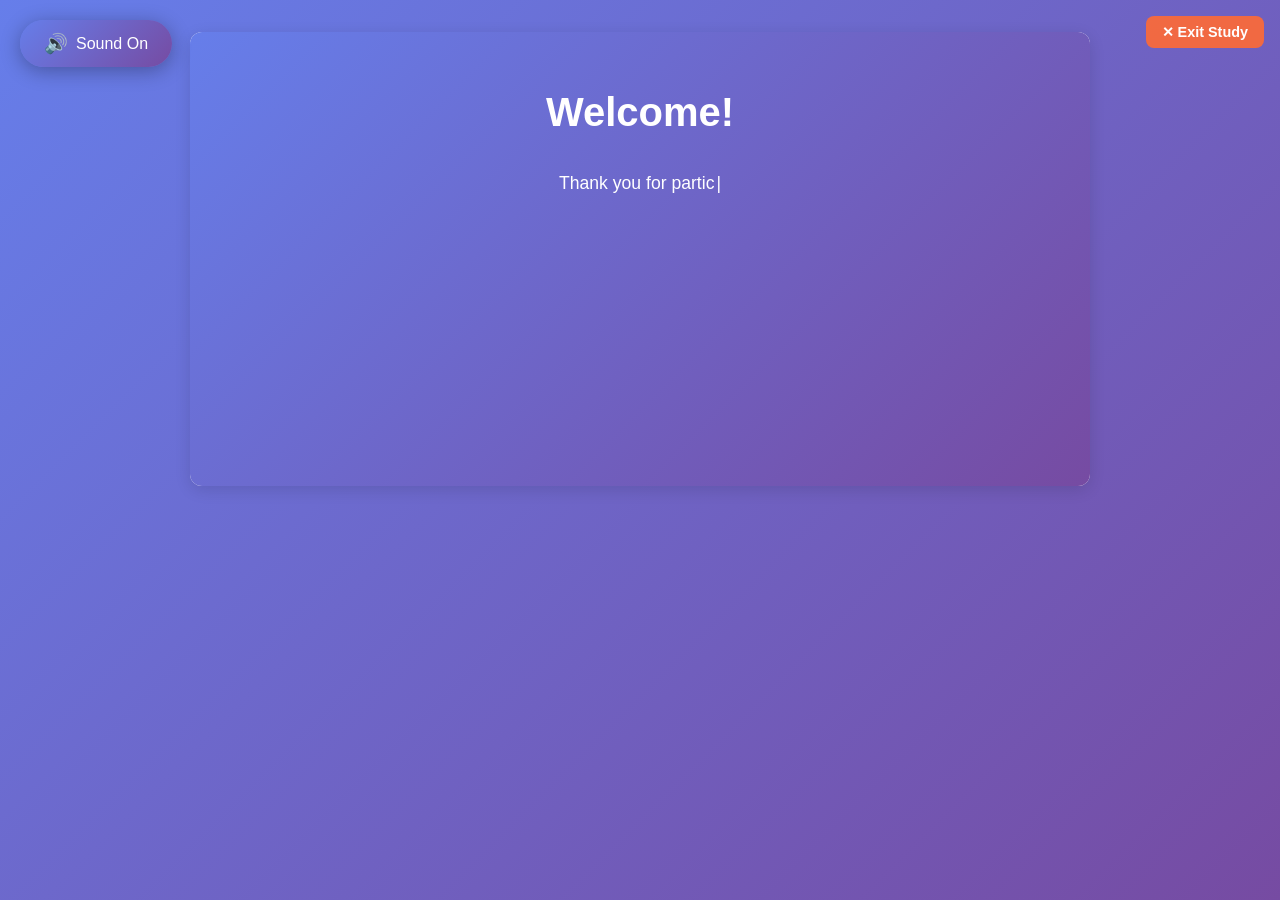
<file: a2i2_chatbot/frontend/survey.html>
<!DOCTYPE html>
<html lang="en">
<head>
  <meta charset="UTF-8">
  <meta name="viewport" content="width=device-width, initial-scale=1.0">
  <title>Emergency Response Study - Participant Questionnaire</title>
  <link rel="stylesheet" href="styles/survey.css">
  <script src="config.js"></script>
</head>
<body>
  <div class="survey-container">
    <!-- Welcome Section -->
    <div class="welcome-section">
      <h1>Welcome!</h1>
      <p class="intro-text">
        Thank you for participating in our study on decision-making and communication during emergencies.
      </p>
      <p class="intro-text">
        In this study, you will first complete a short questionnaire about yourself. After that, you will interact 
        with a virtual emergency operator powered by AI in a simulated fire-rescue scenario. You will act as the 
        person being rescued.
      </p>
      <p class="intro-text">
        The study aims to understand how individual differences—such as personality, moral values, and communication 
        preferences—affect how people respond to instructions and make decisions under pressure.
      </p>
    </div>

    <!-- Important Notice -->
    <div class="warning-banner">
      <div class="icon">💡</div>
      <div class="content">
        <h4>Important: Please Read Carefully</h4>
        <p>
          Take your time to read each question carefully and provide honest responses. 
          Your genuine answers are valuable for this research. For sections with multiple similar questions, 
          please consider each statement individually—your responses should naturally vary based on your personal views.
        </p>
      </div>
    </div>

    <!-- Survey Form -->
    <form id="surveyForm" class="survey-form">
      <!-- Section 1: Background Information -->
      <section class="form-section">
        <h2>1. Background Information</h2>
        <p class="section-subtitle">Approx. 3–5 minutes — please complete all required fields marked with <span style="color: #e74c3c;">*</span></p>
        
        <div class="form-group">
          <label for="email">Email Address <span class="required">*</span></label>
          <input type="email" id="email" name="email" placeholder="your.email@example.com" required>
        </div>

        <div class="form-group">
          <label for="nickname">Nick Name <span style="color: #e74c3c;">*</span> <span class="helper-text">(Choose any name you want)</span></label>
          <input type="text" id="nickname" name="nickname" placeholder="Your preferred nickname" required>
        </div>

        <div class="form-group">
          <label for="age">Age <span style="color: #e74c3c;">*</span></label>
          <input type="number" id="age" name="age" min="18" max="120" placeholder="Your age" required>
        </div>

        <div class="form-group">
          <label>Gender <span style="color: #e74c3c;">*</span></label>
          <div class="radio-group">
            <label class="radio-label">
              <input type="radio" name="gender" value="male">
              <span>Male</span>
            </label>
            <label class="radio-label">
              <input type="radio" name="gender" value="female">
              <span>Female</span>
            </label>
            <label class="radio-label">
              <input type="radio" name="gender" value="non-binary">
              <span>Non-binary</span>
            </label>
            <label class="radio-label">
              <input type="radio" name="gender" value="prefer-not-to-say">
              <span>Prefer not to say</span>
            </label>
          </div>
        </div>

        <div class="form-group">
          <label for="education">Education <span style="color: #e74c3c;">*</span></label>
          <select id="education" name="education" required>
            <option value="">Select your education level</option>
            <option value="high-school">High school</option>
            <option value="some-college">Some college</option>
            <option value="college-graduate">College graduate</option>
            <option value="graduate-degree">Graduate degree</option>
            <option value="other">Other</option>
          </select>
        </div>

        <div class="form-group">
          <label for="occupation">Occupation or area of study</label>
          <input type="text" id="occupation" name="occupation" placeholder="Your occupation or field of study">
        </div>

        <div class="form-group">
          <label for="ideology">Ideology <span style="color: #e74c3c;">*</span></label>
          <div class="scale-container">
            <div class="scale-labels">
              <span>Very liberal</span>
              <span>Very conservative</span>
            </div>
            <div class="scale-options">
              <label class="scale-option">
                <input type="radio" name="ideology" value="1">
                <span>1</span>
              </label>
              <label class="scale-option">
                <input type="radio" name="ideology" value="2">
                <span>2</span>
              </label>
              <label class="scale-option">
                <input type="radio" name="ideology" value="3">
                <span>3</span>
              </label>
              <label class="scale-option">
                <input type="radio" name="ideology" value="4">
                <span>4</span>
              </label>
              <label class="scale-option">
                <input type="radio" name="ideology" value="5">
                <span>5</span>
              </label>
              <label class="scale-option">
                <input type="radio" name="ideology" value="6">
                <span>6</span>
              </label>
              <label class="scale-option">
                <input type="radio" name="ideology" value="7">
                <span>7</span>
              </label>
            </div>
          </div>
        </div>
      </section>

      <!-- Section 2: Personality Traits -->
      <section class="form-section">
        <h2>2. Personality Traits <span style="color: #e74c3c;">*</span></h2>
        <p class="section-subtitle">Please rate how well each statement describes you. <strong>All questions are required.</strong></p>
        
        <p class="rating-scale-label">
          <strong>Rating Scale:</strong> 1 = Strongly disagree, 2 = Disagree, 3 = Neutral, 4 = Agree, 5 = Strongly agree
        </p>

        <div class="likert-question">
          <p>I communicate my thoughts clearly and confidently.</p>
          <div class="likert-scale">
            <label><input type="radio" name="personality_1" value="1"><span>1</span></label>
            <label><input type="radio" name="personality_1" value="2"><span>2</span></label>
            <label><input type="radio" name="personality_1" value="3"><span>3</span></label>
            <label><input type="radio" name="personality_1" value="4"><span>4</span></label>
            <label><input type="radio" name="personality_1" value="5"><span>5</span></label>
          </div>
        </div>

        <div class="likert-question">
          <p>I tend to hold back from expressing my thoughts or concerns.</p>
          <div class="likert-scale">
            <label><input type="radio" name="personality_2" value="1"><span>1</span></label>
            <label><input type="radio" name="personality_2" value="2"><span>2</span></label>
            <label><input type="radio" name="personality_2" value="3"><span>3</span></label>
            <label><input type="radio" name="personality_2" value="4"><span>4</span></label>
            <label><input type="radio" name="personality_2" value="5"><span>5</span></label>
          </div>
        </div>

        <div class="likert-question">
          <p>I try to stay polite and cooperative when interacting with others.</p>
          <div class="likert-scale">
            <label><input type="radio" name="personality_3" value="1"><span>1</span></label>
            <label><input type="radio" name="personality_3" value="2"><span>2</span></label>
            <label><input type="radio" name="personality_3" value="3"><span>3</span></label>
            <label><input type="radio" name="personality_3" value="4"><span>4</span></label>
            <label><input type="radio" name="personality_3" value="5"><span>5</span></label>
          </div>
        </div>

        <div class="likert-question">
          <p>I can be irritated or resistant when others try to direct me.</p>
          <div class="likert-scale">
            <label><input type="radio" name="personality_4" value="1"><span>1</span></label>
            <label><input type="radio" name="personality_4" value="2"><span>2</span></label>
            <label><input type="radio" name="personality_4" value="3"><span>3</span></label>
            <label><input type="radio" name="personality_4" value="4"><span>4</span></label>
            <label><input type="radio" name="personality_4" value="5"><span>5</span></label>
          </div>
        </div>

        <div class="likert-question">
          <p>I stay organized and focused when handling multiple tasks.</p>
          <div class="likert-scale">
            <label><input type="radio" name="personality_5" value="1"><span>1</span></label>
            <label><input type="radio" name="personality_5" value="2"><span>2</span></label>
            <label><input type="radio" name="personality_5" value="3"><span>3</span></label>
            <label><input type="radio" name="personality_5" value="4"><span>4</span></label>
            <label><input type="radio" name="personality_5" value="5"><span>5</span></label>
          </div>
        </div>

        <div class="likert-question">
          <p>I may ignore or neglect important safety steps while preparing for something.</p>
          <div class="likert-scale">
            <label><input type="radio" name="personality_6" value="1"><span>1</span></label>
            <label><input type="radio" name="personality_6" value="2"><span>2</span></label>
            <label><input type="radio" name="personality_6" value="3"><span>3</span></label>
            <label><input type="radio" name="personality_6" value="4"><span>4</span></label>
            <label><input type="radio" name="personality_6" value="5"><span>5</span></label>
          </div>
        </div>

        <div class="likert-question">
          <p>I often feel worried or stressed when situations become more uncertain.</p>
          <div class="likert-scale">
            <label><input type="radio" name="personality_7" value="1"><span>1</span></label>
            <label><input type="radio" name="personality_7" value="2"><span>2</span></label>
            <label><input type="radio" name="personality_7" value="3"><span>3</span></label>
            <label><input type="radio" name="personality_7" value="4"><span>4</span></label>
            <label><input type="radio" name="personality_7" value="5"><span>5</span></label>
          </div>
        </div>

        <div class="likert-question">
          <p>I remain calm and steady during stressful situations.</p>
          <div class="likert-scale">
            <label><input type="radio" name="personality_8" value="1"><span>1</span></label>
            <label><input type="radio" name="personality_8" value="2"><span>2</span></label>
            <label><input type="radio" name="personality_8" value="3"><span>3</span></label>
            <label><input type="radio" name="personality_8" value="4"><span>4</span></label>
            <label><input type="radio" name="personality_8" value="5"><span>5</span></label>
          </div>
        </div>

        <div class="likert-question">
          <p>I am willing to consider different strategies or tools when solving problems.</p>
          <div class="likert-scale">
            <label><input type="radio" name="personality_9" value="1"><span>1</span></label>
            <label><input type="radio" name="personality_9" value="2"><span>2</span></label>
            <label><input type="radio" name="personality_9" value="3"><span>3</span></label>
            <label><input type="radio" name="personality_9" value="4"><span>4</span></label>
            <label><input type="radio" name="personality_9" value="5"><span>5</span></label>
          </div>
        </div>

        <div class="likert-question">
          <p>I resist adapting my plan even when new information becomes available.</p>
          <div class="likert-scale">
            <label><input type="radio" name="personality_10" value="1"><span>1</span></label>
            <label><input type="radio" name="personality_10" value="2"><span>2</span></label>
            <label><input type="radio" name="personality_10" value="3"><span>3</span></label>
            <label><input type="radio" name="personality_10" value="4"><span>4</span></label>
            <label><input type="radio" name="personality_10" value="5"><span>5</span></label>
          </div>
        </div>
      </section>

      <!-- Section 3: Moral Foundations -->
      <section class="form-section">
        <h2>3. Moral Foundations <span style="color: #e74c3c;">*</span></h2>
        <p class="section-subtitle">Please indicate how much you agree with each statement. <strong>All questions are required.</strong></p>
        
        <p class="rating-scale-label">
          <strong>Rating Scale:</strong> 1 = Strongly Disagree, 2 = Moderately Disagree, 3 = Slightly Disagree, 
          4 = Slightly Agree, 5 = Moderately Agree, 6 = Strongly Agree
        </p>

        <div class="likert-question">
          <p>Compassion for people who are suffering is important to me.</p>
          <div class="likert-scale six-point">
            <label><input type="radio" name="moral_1" value="1"><span>1</span></label>
            <label><input type="radio" name="moral_1" value="2"><span>2</span></label>
            <label><input type="radio" name="moral_1" value="3"><span>3</span></label>
            <label><input type="radio" name="moral_1" value="4"><span>4</span></label>
            <label><input type="radio" name="moral_1" value="5"><span>5</span></label>
            <label><input type="radio" name="moral_1" value="6"><span>6</span></label>
          </div>
        </div>

        <div class="likert-question">
          <p>If others nearby might be hurt, I would feel responsible to check if they are safe.</p>
          <div class="likert-scale six-point">
            <label><input type="radio" name="moral_2" value="1"><span>1</span></label>
            <label><input type="radio" name="moral_2" value="2"><span>2</span></label>
            <label><input type="radio" name="moral_2" value="3"><span>3</span></label>
            <label><input type="radio" name="moral_2" value="4"><span>4</span></label>
            <label><input type="radio" name="moral_2" value="5"><span>5</span></label>
            <label><input type="radio" name="moral_2" value="6"><span>6</span></label>
          </div>
        </div>

        <div class="likert-question">
          <p>Everyone deserves to be treated fairly, no matter who they are.</p>
          <div class="likert-scale six-point">
            <label><input type="radio" name="moral_3" value="1"><span>1</span></label>
            <label><input type="radio" name="moral_3" value="2"><span>2</span></label>
            <label><input type="radio" name="moral_3" value="3"><span>3</span></label>
            <label><input type="radio" name="moral_3" value="4"><span>4</span></label>
            <label><input type="radio" name="moral_3" value="5"><span>5</span></label>
            <label><input type="radio" name="moral_3" value="6"><span>6</span></label>
          </div>
        </div>

        <div class="likert-question">
          <p>In an emergency, I believe everyone should have an equal chance to get help.</p>
          <div class="likert-scale six-point">
            <label><input type="radio" name="moral_4" value="1"><span>1</span></label>
            <label><input type="radio" name="moral_4" value="2"><span>2</span></label>
            <label><input type="radio" name="moral_4" value="3"><span>3</span></label>
            <label><input type="radio" name="moral_4" value="4"><span>4</span></label>
            <label><input type="radio" name="moral_4" value="5"><span>5</span></label>
            <label><input type="radio" name="moral_4" value="6"><span>6</span></label>
          </div>
        </div>

        <div class="likert-question">
          <p>I feel committed to supporting my community or close groups.</p>
          <div class="likert-scale six-point">
            <label><input type="radio" name="moral_5" value="1"><span>1</span></label>
            <label><input type="radio" name="moral_5" value="2"><span>2</span></label>
            <label><input type="radio" name="moral_5" value="3"><span>3</span></label>
            <label><input type="radio" name="moral_5" value="4"><span>4</span></label>
            <label><input type="radio" name="moral_5" value="5"><span>5</span></label>
            <label><input type="radio" name="moral_5" value="6"><span>6</span></label>
          </div>
        </div>

        <div class="likert-question">
          <p>During an emergency, I would feel a strong need to stand by my neighbors.</p>
          <div class="likert-scale six-point">
            <label><input type="radio" name="moral_6" value="1"><span>1</span></label>
            <label><input type="radio" name="moral_6" value="2"><span>2</span></label>
            <label><input type="radio" name="moral_6" value="3"><span>3</span></label>
            <label><input type="radio" name="moral_6" value="4"><span>4</span></label>
            <label><input type="radio" name="moral_6" value="5"><span>5</span></label>
            <label><input type="radio" name="moral_6" value="6"><span>6</span></label>
          </div>
        </div>

        <div class="likert-question">
          <p>Respecting legitimate authority helps keep society stable.</p>
          <div class="likert-scale six-point">
            <label><input type="radio" name="moral_7" value="1"><span>1</span></label>
            <label><input type="radio" name="moral_7" value="2"><span>2</span></label>
            <label><input type="radio" name="moral_7" value="3"><span>3</span></label>
            <label><input type="radio" name="moral_7" value="4"><span>4</span></label>
            <label><input type="radio" name="moral_7" value="5"><span>5</span></label>
            <label><input type="radio" name="moral_7" value="6"><span>6</span></label>
          </div>
        </div>

        <div class="likert-question">
          <p>I believe following rescuers' instructions is important for everyone's safety.</p>
          <div class="likert-scale six-point">
            <label><input type="radio" name="moral_8" value="1"><span>1</span></label>
            <label><input type="radio" name="moral_8" value="2"><span>2</span></label>
            <label><input type="radio" name="moral_8" value="3"><span>3</span></label>
            <label><input type="radio" name="moral_8" value="4"><span>4</span></label>
            <label><input type="radio" name="moral_8" value="5"><span>5</span></label>
            <label><input type="radio" name="moral_8" value="6"><span>6</span></label>
          </div>
        </div>

        <div class="likert-question">
          <p>Some actions feel morally wrong because they violate basic standards of decency.</p>
          <div class="likert-scale six-point">
            <label><input type="radio" name="moral_9" value="1"><span>1</span></label>
            <label><input type="radio" name="moral_9" value="2"><span>2</span></label>
            <label><input type="radio" name="moral_9" value="3"><span>3</span></label>
            <label><input type="radio" name="moral_9" value="4"><span>4</span></label>
            <label><input type="radio" name="moral_9" value="5"><span>5</span></label>
            <label><input type="radio" name="moral_9" value="6"><span>6</span></label>
          </div>
        </div>

        <div class="likert-question">
          <p>I would feel uneasy after an emergency if I acted against my core values.</p>
          <div class="likert-scale six-point">
            <label><input type="radio" name="moral_10" value="1"><span>1</span></label>
            <label><input type="radio" name="moral_10" value="2"><span>2</span></label>
            <label><input type="radio" name="moral_10" value="3"><span>3</span></label>
            <label><input type="radio" name="moral_10" value="4"><span>4</span></label>
            <label><input type="radio" name="moral_10" value="5"><span>5</span></label>
            <label><input type="radio" name="moral_10" value="6"><span>6</span></label>
          </div>
        </div>

        <div class="likert-question">
          <p>People should be free to make their own choices without unnecessary control.</p>
          <div class="likert-scale six-point">
            <label><input type="radio" name="moral_11" value="1"><span>1</span></label>
            <label><input type="radio" name="moral_11" value="2"><span>2</span></label>
            <label><input type="radio" name="moral_11" value="3"><span>3</span></label>
            <label><input type="radio" name="moral_11" value="4"><span>4</span></label>
            <label><input type="radio" name="moral_11" value="5"><span>5</span></label>
            <label><input type="radio" name="moral_11" value="6"><span>6</span></label>
          </div>
        </div>

        <div class="likert-question">
          <p>In an emergency, I would want some freedom to make my own decisions.</p>
          <div class="likert-scale six-point">
            <label><input type="radio" name="moral_12" value="1"><span>1</span></label>
            <label><input type="radio" name="moral_12" value="2"><span>2</span></label>
            <label><input type="radio" name="moral_12" value="3"><span>3</span></label>
            <label><input type="radio" name="moral_12" value="4"><span>4</span></label>
            <label><input type="radio" name="moral_12" value="5"><span>5</span></label>
            <label><input type="radio" name="moral_12" value="6"><span>6</span></label>
          </div>
        </div>
      </section>

      <!-- Section 4: Special Needs -->
      <section class="form-section">
        <h2>4. Special Needs in the Fire Rescue Scenario <span style="color: #e74c3c;">*</span></h2>
        <p class="section-subtitle">
          Please answer the following questions to help us understand your possible circumstances in a fire-rescue situation. 
          All responses are anonymous. <strong>All questions are required.</strong>
        </p>

        <div class="form-group">
          <label>Do you have any physical or medical condition that could affect your movement or communication during a fire rescue? <span style="color: #e74c3c;">*</span></label>
          <div class="radio-group">
            <label class="radio-label">
              <input type="radio" name="special_needs_condition" value="yes">
              <span>Yes</span>
            </label>
            <label class="radio-label">
              <input type="radio" name="special_needs_condition" value="no">
              <span>No</span>
            </label>
            <label class="radio-label">
              <input type="radio" name="special_needs_condition" value="prefer-not-to-say">
              <span>Prefer not to say</span>
            </label>
          </div>
        </div>

        <div class="form-group">
          <label>In a fire rescue situation, would you be responsible for others (for example, a child, elderly person, or pet)? <span style="color: #e74c3c;">*</span></label>
          <div class="radio-group">
            <label class="radio-label">
              <input type="radio" name="special_needs_responsible" value="yes">
              <span>Yes</span>
            </label>
            <label class="radio-label">
              <input type="radio" name="special_needs_responsible" value="no">
              <span>No</span>
            </label>
          </div>
        </div>

        <div class="form-group">
          <label>Would you require a vehicle or special assistance to evacuate because of age, mobility limitations, or the number of people with you? <span style="color: #e74c3c;">*</span></label>
          <div class="radio-group">
            <label class="radio-label">
              <input type="radio" name="special_needs_vehicle" value="yes">
              <span>Yes</span>
            </label>
            <label class="radio-label">
              <input type="radio" name="special_needs_vehicle" value="no">
              <span>No</span>
            </label>
          </div>
        </div>

        <div class="form-group">
          <label for="special_needs_details">If you answered "Yes" to any of the above, please describe briefly (optional):</label>
          <textarea id="special_needs_details" name="special_needs_details" rows="4" 
                    placeholder="Please provide any additional details..."></textarea>
        </div>
      </section>

      <!-- Submit Button -->
      <div class="submit-section">
        <p class="completion-message">✅ Thank you! Your responses will help personalize the next part of this study.</p>
        <button type="submit" class="submit-button">Start Conversation →</button>
      </div>
    </form>

    <!-- Loading Overlay -->
    <div id="loadingOverlay" class="loading-overlay hidden">
      <div class="loading-spinner"></div>
      <p>Submitting your responses...</p>
    </div>
  </div>

  <script src="js/exit-study.js"></script>
  <script src="js/survey.js"></script>
  <script>
    // Initialize exit button
    window.addEventListener('DOMContentLoaded', function() {
      window.initExitButton('survey');
    });
  </script>
</body>
</html>
</file>
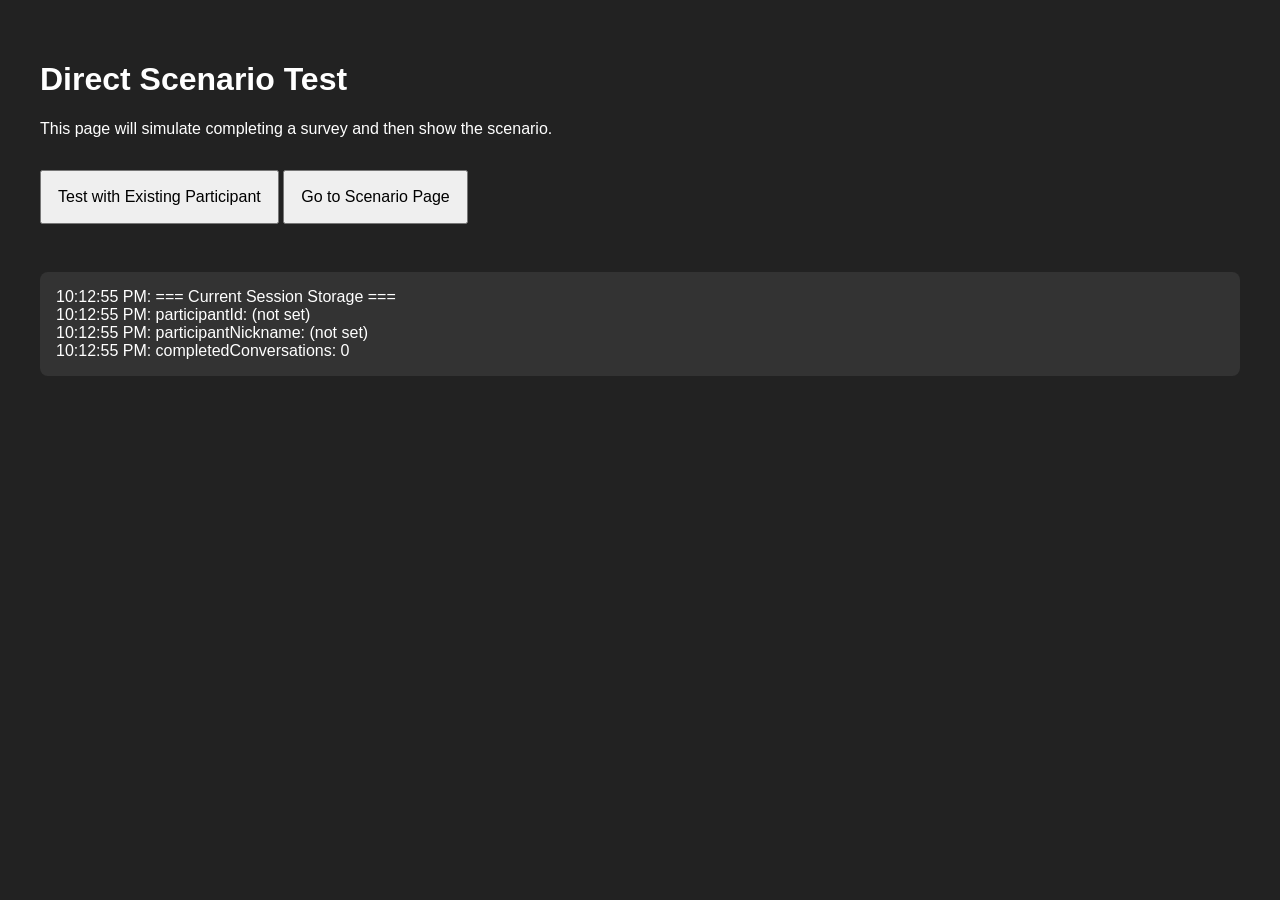
<file: a2i2_chatbot/frontend/test-scenario.html>
<!DOCTYPE html>
<html lang="en">
<head>
  <meta charset="UTF-8">
  <meta name="viewport" content="width=device-width, initial-scale=1.0">
  <title>Test Scenario - Direct</title>
  <script src="config.js"></script>
</head>
<body style="background: #222; color: white; font-family: Arial, sans-serif; padding: 2rem;">
  <h1>Direct Scenario Test</h1>
  <p>This page will simulate completing a survey and then show the scenario.</p>
  
  <button onclick="testWithExistingParticipant()" style="padding: 1rem; margin: 1rem 0; font-size: 1rem; cursor: pointer;">
    Test with Existing Participant
  </button>
  
  <button onclick="goToScenario()" style="padding: 1rem; margin: 1rem 0; font-size: 1rem; cursor: pointer;">
    Go to Scenario Page
  </button>
  
  <div id="output" style="margin-top: 2rem; padding: 1rem; background: #333; border-radius: 8px;"></div>

  <script>
    function log(message) {
      const output = document.getElementById('output');
      output.innerHTML += `<div>${new Date().toLocaleTimeString()}: ${message}</div>`;
      console.log(message);
    }

    function testWithExistingParticipant() {
      // Use an existing participant ID from your survey_responses
      const participantId = '46ba3196-92e8-4624-a01f-6b6eb2f414c3';
      
      log('Setting participantId in sessionStorage: ' + participantId);
      sessionStorage.setItem('participantId', participantId);
      sessionStorage.setItem('participantNickname', 'Test User');
      sessionStorage.setItem('completedConversations', '0');
      
      log('✓ Session storage set');
      log('Click "Go to Scenario Page" to test');
    }

    function goToScenario() {
      const participantId = sessionStorage.getItem('participantId');
      if (!participantId) {
        log('❌ ERROR: No participantId in sessionStorage. Click "Test with Existing Participant" first!');
      } else {
        log('✓ Found participantId: ' + participantId);
        log('Redirecting to scenario.html...');
        setTimeout(() => {
          window.location.href = 'scenario.html';
        }, 500);
      }
    }

    // Show current session storage state
    window.addEventListener('DOMContentLoaded', () => {
      log('=== Current Session Storage ===');
      log('participantId: ' + (sessionStorage.getItem('participantId') || '(not set)'));
      log('participantNickname: ' + (sessionStorage.getItem('participantNickname') || '(not set)'));
      log('completedConversations: ' + (sessionStorage.getItem('completedConversations') || '0'));
    });
  </script>
</body>
</html>
</file>
<file: a2i2_chatbot/frontend/styles/landing.css>
/* Landing Page Styles */
:root {
  --primary-color: #667eea;
  --secondary-color: #764ba2;
  --text-dark: #2c3e50;
  --text-light: #ffffff;
  --card-bg: #ffffff;
  --border-radius: 16px;
  --shadow: 0 8px 32px rgba(0, 0, 0, 0.1);
}

* {
  margin: 0;
  padding: 0;
  box-sizing: border-box;
}

body {
  font-family: -apple-system, BlinkMacSystemFont, 'Segoe UI', 'Roboto', 'Oxygen', 'Ubuntu', 'Cantarell', sans-serif;
  background: linear-gradient(135deg, var(--primary-color) 0%, var(--secondary-color) 100%);
  color: var(--text-dark);
  line-height: 1.6;
  min-height: 100vh;
}

.landing-container {
  min-height: 100vh;
  display: flex;
  align-items: center;
  justify-content: center;
  padding: 2rem 1rem;
}

.consent-document {
  max-width: 900px;
  width: 100%;
  background: var(--card-bg);
  border-radius: var(--border-radius);
  box-shadow: var(--shadow);
  padding: 3rem;
  animation: fadeInUp 0.8s ease-out;
}

@keyframes fadeInUp {
  from {
    opacity: 0;
    transform: translateY(30px);
  }
  to {
    opacity: 1;
    transform: translateY(0);
  }
}

/* Document Header */
.document-header {
  text-align: center;
  margin-bottom: 2.5rem;
  padding-bottom: 2rem;
  border-bottom: 3px solid var(--primary-color);
}

.document-header h1 {
  font-size: 2.2rem;
  color: var(--text-dark);
  font-weight: 700;
  margin-bottom: 1.5rem;
  background: linear-gradient(135deg, var(--primary-color) 0%, var(--secondary-color) 100%);
  -webkit-background-clip: text;
  -webkit-text-fill-color: transparent;
  background-clip: text;
}

.study-details {
  background: #f8f9fa;
  border-radius: 8px;
  padding: 1.5rem;
  text-align: left;
  max-width: 600px;
  margin: 0 auto;
}

.study-details p {
  margin-bottom: 0.5rem;
  color: var(--text-dark);
  font-size: 1rem;
  line-height: 1.6;
}

.study-details p:last-child {
  margin-bottom: 0;
}

.study-details a {
  color: var(--primary-color);
  text-decoration: none;
  font-weight: 600;
}

.study-details a:hover {
  text-decoration: underline;
}

/* Consent Content */
.consent-content {
  margin-bottom: 2.5rem;
}

.consent-section-text {
  margin-bottom: 2rem;
}

.consent-section-text h2 {
  color: var(--text-dark);
  font-size: 1.5rem;
  font-weight: 600;
  margin-bottom: 1rem;
  padding-bottom: 0.5rem;
  border-bottom: 2px solid rgba(102, 126, 234, 0.2);
}

.consent-section-text p {
  color: var(--text-dark);
  font-size: 1.05rem;
  line-height: 1.8;
  text-align: justify;
}

/* Consent Agreement */
.consent-agreement {
  background: #fff3cd;
  border: 2px solid #ffc107;
  border-radius: 12px;
  padding: 1.5rem;
  margin-bottom: 2rem;
}

.consent-checkbox {
  display: flex;
  align-items: flex-start;
  cursor: pointer;
  font-size: 1.05rem;
  color: var(--text-dark);
}

.consent-checkbox input[type="checkbox"] {
  width: 24px;
  height: 24px;
  margin-right: 1rem;
  margin-top: 0.2rem;
  cursor: pointer;
  accent-color: var(--primary-color);
  flex-shrink: 0;
}

.checkbox-text {
  line-height: 1.7;
  font-weight: 500;
}

/* Action Section */
.action-section {
  text-align: center;
}

.start-button {
  background: linear-gradient(135deg, var(--primary-color) 0%, var(--secondary-color) 100%);
  color: white;
  border: none;
  padding: 1.2rem 3rem;
  font-size: 1.3rem;
  font-weight: 600;
  border-radius: 50px;
  cursor: pointer;
  transition: all 0.3s ease;
  box-shadow: 0 4px 15px rgba(102, 126, 234, 0.3);
  margin-bottom: 1rem;
}

.start-button:hover:not(:disabled) {
  transform: translateY(-2px);
  box-shadow: 0 6px 20px rgba(102, 126, 234, 0.4);
}

.start-button:disabled {
  opacity: 0.5;
  cursor: not-allowed;
  transform: none;
}

.contact-info {
  color: #7f8c8d;
  font-size: 0.95rem;
  margin-top: 1rem;
}

.contact-info a {
  color: var(--primary-color);
  text-decoration: none;
  font-weight: 600;
}

.contact-info a:hover {
  text-decoration: underline;
}

/* Responsive Design */
@media (max-width: 768px) {
  .consent-document {
    padding: 2rem 1.5rem;
  }

  .document-header h1 {
    font-size: 1.8rem;
  }

  .study-details {
    padding: 1.25rem;
    font-size: 0.95rem;
  }

  .consent-section-text h2 {
    font-size: 1.3rem;
  }

  .consent-section-text p {
    font-size: 1rem;
  }

  .start-button {
    width: 100%;
    padding: 1rem 2rem;
  }
}

@media (max-width: 480px) {
  .consent-document {
    padding: 1.5rem 1rem;
  }

  .document-header {
    margin-bottom: 2rem;
    padding-bottom: 1.5rem;
  }

  .document-header h1 {
    font-size: 1.5rem;
  }

  .study-details {
    padding: 1rem;
    font-size: 0.9rem;
  }

  .consent-section-text {
    margin-bottom: 1.5rem;
  }

  .consent-section-text h2 {
    font-size: 1.2rem;
  }

  .consent-section-text p {
    font-size: 0.95rem;
    text-align: left;
  }

  .consent-agreement {
    padding: 1.25rem;
  }

  .checkbox-text {
    font-size: 0.95rem;
  }
}
</file>
<file: a2i2_chatbot/frontend/styles/chat.css>
/* Chat Interface Styles */
:root {
  --fire-orange: #ff6b35;
  --fire-red: #e63946;
  --fire-yellow: #ffb703;
  --dark-bg: #1a1a2e;
  --card-bg: rgba(255, 255, 255, 0.98);
  --operator-bg: #f0f4f8;
  --resident-bg: #e8f5e9;
  --text-dark: #2c3e50;
  --text-light: #ecf0f1;
  --shadow: 0 8px 32px rgba(0, 0, 0, 0.3);
  --border-radius: 16px;
}

* {
  margin: 0;
  padding: 0;
  box-sizing: border-box;
}

body {
  font-family: -apple-system, BlinkMacSystemFont, 'Segoe UI', 'Roboto', 'Oxygen', 'Ubuntu', sans-serif;
  background: linear-gradient(135deg, #1a1a2e 0%, #2c1810 100%);
  color: var(--text-dark);
  min-height: 100vh;
  overflow-y: auto;
  overflow-x: hidden;
  position: relative;
}

/* When survey is active, allow scrolling */
body.survey-active {
  overflow-y: auto;
}

/* Fire-themed animated background */
.fire-overlay {
  position: fixed;
  top: 0;
  left: 0;
  width: 100%;
  height: 100%;
  background: 
    radial-gradient(ellipse at bottom, var(--fire-red) 0%, transparent 50%),
    radial-gradient(ellipse at top, var(--fire-orange) 0%, transparent 40%);
  opacity: 0.15;
  z-index: -1;
  animation: fireGlow 8s ease-in-out infinite alternate;
}

@keyframes fireGlow {
  0% { opacity: 0.1; }
  100% { opacity: 0.2; }
}

/* Chat Container */
.chat-container {
  max-width: 1400px;
  width: 95%;
  height: 90vh;
  margin: 5vh auto;
  background: var(--card-bg);
  border-radius: var(--border-radius);
  box-shadow: var(--shadow);
  display: flex;
  flex-direction: row;
  overflow: hidden;
}

/* Main chat area */
.chat-main {
  flex: 1;
  display: flex;
  flex-direction: column;
  overflow: hidden;
  min-width: 0; /* Allows flex item to shrink below content size */
}

/* When survey is shown, allow container to expand */
.chat-container.survey-active {
  height: auto;
  min-height: 90vh;
  margin-bottom: 5vh;
  flex-direction: column;
}

.chat-container.survey-active .chat-main {
  flex: 1;
}

.chat-container.survey-active .character-scenario {
  width: 100%;
  min-width: 100%;
  border-left: none;
  border-top: 2px solid var(--fire-orange);
}

/* Header */
.chat-header {
  background: linear-gradient(135deg, var(--fire-orange), var(--fire-red));
  color: white;
  padding: 1.5rem;
  box-shadow: 0 4px 12px rgba(0, 0, 0, 0.2);
}

.header-content {
  display: flex;
  flex-direction: column;
  gap: 0.5rem;
}

.emergency-badge {
  display: inline-block;
  background: rgba(255, 255, 255, 0.2);
  padding: 0.4rem 1rem;
  border-radius: 20px;
  font-size: 0.9rem;
  font-weight: 600;
  width: fit-content;
  animation: pulseBadge 2s ease-in-out infinite;
}

@keyframes pulseBadge {
  0%, 100% { opacity: 1; }
  50% { opacity: 0.7; }
}

.chat-header h1 {
  font-size: 1.8rem;
  margin: 0;
}

.session-status {
  margin-top: 0.75rem;
  padding: 0.5rem 1rem;
  background: rgba(255, 255, 255, 0.15);
  border-radius: 8px;
  font-size: 0.95rem;
  font-weight: 500;
  display: flex;
  align-items: center;
  gap: 1rem;
  flex-wrap: wrap;
}

.session-badge {
  display: inline-flex;
  align-items: center;
  gap: 0.5rem;
  padding: 0.3rem 0.75rem;
  background: rgba(255, 255, 255, 0.25);
  border-radius: 15px;
  font-size: 0.9rem;
  font-weight: 600;
}

.session-badge .icon {
  font-size: 1.1rem;
}

.conversation-count {
  font-size: 0.9rem;
  opacity: 0.9;
}

.character-info {
  font-size: 1rem;
  opacity: 0.9;
}

/* Character Scenario Sidebar */
.character-scenario {
  width: 300px;
  min-width: 300px;
  background: rgba(255, 255, 255, 0.98);
  border-left: 2px solid var(--fire-orange);
  display: flex;
  flex-direction: column;
  overflow: hidden;
}

.character-scenario.hidden {
  display: none;
}

.scenario-reminder-header {
  display: flex;
  justify-content: space-between;
  align-items: center;
  padding: 1rem 1.25rem;
  background: linear-gradient(135deg, rgba(255, 107, 53, 0.15), rgba(255, 183, 3, 0.15));
  cursor: pointer;
  user-select: none;
  border-bottom: 1px solid rgba(255, 107, 53, 0.2);
}

.scenario-reminder-header h3 {
  margin: 0;
  font-size: 1rem;
  color: var(--text-dark);
  font-weight: 600;
}

.toggle-scenario-btn {
  background: transparent;
  border: none;
  font-size: 1rem;
  color: var(--fire-orange);
  cursor: pointer;
  padding: 0.25rem 0.5rem;
  transition: transform 0.2s ease;
}

.toggle-scenario-btn:hover {
  transform: scale(1.1);
}

.scenario-content-text {
  flex: 1;
  padding: 1rem 1.25rem;
  font-size: 0.85rem;
  line-height: 1.6;
  color: var(--text-dark);
  white-space: pre-line;
  overflow-y: auto;
  background: rgba(255, 255, 255, 0.7);
}

/* Messages Container */
.chat-messages {
  flex: 1;
  overflow-y: auto;
  padding: 1.5rem 1.5rem 1.5rem 5rem; /* Extra left padding for utterance numbers */
  background: #fafafa;
  display: flex;
  flex-direction: column;
  gap: 1.5rem;
}

/* When survey is active, limit chat messages height */
.chat-container.survey-active .chat-messages {
  flex: 0 0 auto;
  max-height: 60vh;
  overflow-y: auto;
}

/* Message Bubbles */
.message {
  display: flex;
  gap: 1rem;
  max-width: 85%;
  animation: slideIn 0.3s ease;
  position: relative;
}

/* Utterance number badge - elegant design */
.utterance-number {
  position: absolute;
  left: -50px;
  top: 10px;
  width: 32px;
  height: 32px;
  display: flex;
  align-items: center;
  justify-content: center;
  background: linear-gradient(135deg, rgba(255, 107, 53, 0.1) 0%, rgba(230, 57, 70, 0.1) 100%);
  border: 2px solid rgba(255, 107, 53, 0.3);
  color: var(--fire-orange);
  font-size: 0.75rem;
  font-weight: 600;
  border-radius: 50%;
  transition: all 0.3s ease;
  opacity: 0.7;
}

.message:hover .utterance-number {
  opacity: 1;
  border-color: var(--fire-orange);
  background: linear-gradient(135deg, rgba(255, 107, 53, 0.15) 0%, rgba(230, 57, 70, 0.15) 100%);
  transform: scale(1.1);
}

@keyframes slideIn {
  from {
    opacity: 0;
    transform: translateY(10px);
  }
  to {
    opacity: 1;
    transform: translateY(0);
  }
}

.operator-message {
  align-self: flex-start;
}

.resident-message {
  align-self: flex-end;
  flex-direction: row-reverse;
}

.message-avatar {
  width: 48px;
  height: 48px;
  border-radius: 50%;
  display: flex;
  align-items: center;
  justify-content: center;
  font-size: 1.5rem;
  flex-shrink: 0;
  background: white;
  box-shadow: 0 2px 8px rgba(0, 0, 0, 0.1);
}

.message-content {
  flex: 1;
  background: white;
  border-radius: 16px;
  padding: 1rem;
  box-shadow: 0 2px 8px rgba(0, 0, 0, 0.08);
}

.operator-message .message-content {
  background: var(--operator-bg);
  border-bottom-left-radius: 4px;
}

.resident-message .message-content {
  background: var(--resident-bg);
  border-bottom-right-radius: 4px;
}

.message-header {
  font-weight: 600;
  font-size: 0.9rem;
  margin-bottom: 0.5rem;
  color: var(--text-dark);
}

.operator-message .message-header {
  color: var(--fire-red);
}

.resident-message .message-header {
  color: #2e7d32;
}

.message-body {
  line-height: 1.6;
  color: var(--text-dark);
}

.message-timestamp {
  font-size: 0.75rem;
  color: #999;
  margin-top: 0.5rem;
}

/* Input Container */
.chat-input-container {
  background: white;
  padding: 1.5rem;
  border-top: 2px solid #e0e0e0;
  box-shadow: 0 -4px 12px rgba(0, 0, 0, 0.05);
}

.input-wrapper {
  display: flex;
  gap: 1rem;
  margin-bottom: 0.75rem;
}

.message-input {
  flex: 1;
  border: 2px solid #ddd;
  border-radius: 24px;
  padding: 0.75rem 1.25rem;
  font-size: 1rem;
  font-family: inherit;
  resize: none;
  transition: border-color 0.3s ease;
}

.message-input:focus {
  outline: none;
  border-color: var(--fire-orange);
}

.message-input:disabled {
  background: #f5f5f5;
  cursor: not-allowed;
}

.send-btn {
  background: linear-gradient(135deg, var(--fire-orange), var(--fire-red));
  color: white;
  border: none;
  border-radius: 24px;
  padding: 0.75rem 2rem;
  font-size: 1rem;
  font-weight: 600;
  cursor: pointer;
  transition: all 0.3s ease;
  box-shadow: 0 4px 12px rgba(255, 107, 53, 0.3);
}

.send-btn:hover:not(:disabled) {
  transform: translateY(-2px);
  box-shadow: 0 6px 16px rgba(255, 107, 53, 0.4);
}

.send-btn:disabled {
  opacity: 0.5;
  cursor: not-allowed;
}

/* Turn Counter */
.turn-counter {
  text-align: center;
  font-size: 0.9rem;
  color: #666;
  font-weight: 500;
}

.turn-counter.warning {
  color: var(--fire-red);
  font-weight: 700;
  animation: pulse 1s ease-in-out infinite;
}

@keyframes pulse {
  0%, 100% { opacity: 1; }
  50% { opacity: 0.6; }
}

/* Modal */
.modal {
  position: fixed;
  top: 0;
  left: 0;
  width: 100%;
  height: 100%;
  background: rgba(0, 0, 0, 0.7);
  display: flex;
  align-items: center;
  justify-content: center;
  z-index: 1000;
  animation: fadeIn 0.3s ease;
}

.modal.hidden {
  display: none;
}

@keyframes fadeIn {
  from { opacity: 0; }
  to { opacity: 1; }
}

.modal-content {
  background: white;
  border-radius: 16px;
  padding: 2.5rem;
  max-width: 500px;
  width: 90%;
  text-align: center;
  box-shadow: 0 12px 48px rgba(0, 0, 0, 0.3);
  animation: scaleIn 0.3s ease;
}

@keyframes scaleIn {
  from {
    transform: scale(0.9);
    opacity: 0;
  }
  to {
    transform: scale(1);
    opacity: 1;
  }
}

.modal-content h2 {
  font-size: 2rem;
  margin-bottom: 1rem;
  color: var(--text-dark);
}

.modal-content p {
  font-size: 1.2rem;
  line-height: 1.8;
  margin-bottom: 2rem;
  color: #555;
}

.btn-primary {
  background: linear-gradient(135deg, var(--fire-orange), var(--fire-red));
  color: white;
  border: none;
  padding: 1rem 3rem;
  font-size: 1.1rem;
  font-weight: 600;
  border-radius: 50px;
  cursor: pointer;
  transition: all 0.3s ease;
  box-shadow: 0 4px 15px rgba(255, 107, 53, 0.4);
}

.btn-primary:hover {
  transform: translateY(-2px);
  box-shadow: 0 6px 20px rgba(255, 107, 53, 0.6);
}

/* Loading Overlay */
.loading-overlay {
  position: fixed;
  top: 0;
  left: 0;
  width: 100%;
  height: 100%;
  background: rgba(0, 0, 0, 0.5);
  display: flex;
  flex-direction: column;
  align-items: center;
  justify-content: center;
  z-index: 999;
}

.loading-overlay.hidden {
  display: none;
}

.spinner {
  width: 60px;
  height: 60px;
  border: 5px solid rgba(255, 255, 255, 0.3);
  border-top-color: white;
  border-radius: 50%;
  animation: spin 1s linear infinite;
}

@keyframes spin {
  to { transform: rotate(360deg); }
}

.loading-overlay p {
  color: white;
  font-size: 1.2rem;
  margin-top: 1.5rem;
  font-weight: 500;
}

/* Scrollbar Styling */
.chat-messages::-webkit-scrollbar {
  width: 8px;
}

.chat-messages::-webkit-scrollbar-track {
  background: #f0f0f0;
}

.chat-messages::-webkit-scrollbar-thumb {
  background: #ccc;
  border-radius: 4px;
}

.chat-messages::-webkit-scrollbar-thumb:hover {
  background: #999;
}

/* Responsive Design */
@media (max-width: 768px) {
  .chat-container {
    width: 100%;
    height: 100vh;
    margin: 0;
    border-radius: 0;
  }

  .chat-header {
    padding: 1rem;
  }

  .chat-header h1 {
    font-size: 1.4rem;
  }

  .chat-messages {
    padding: 1rem;
  }

  .message {
    max-width: 90%;
  }

  .message-avatar {
    width: 40px;
    height: 40px;
    font-size: 1.2rem;
  }

  .chat-input-container {
    padding: 1rem;
  }

  .input-wrapper {
    flex-direction: column;
    gap: 0.75rem;
  }

  .send-btn {
    width: 100%;
  }

  .modal-content {
    padding: 2rem;
  }

  .modal-content h2 {
    font-size: 1.5rem;
  }

  .modal-content p {
    font-size: 1rem;
  }
}

/* Post-Survey Section */
.post-survey-section {
  width: 100%;
  padding: 2rem 1rem;
  background: rgba(255, 255, 255, 0.05);
  border-top: 3px solid var(--fire-orange);
  flex-shrink: 0;
}

.post-survey-section.hidden {
  display: none;
}

.post-survey-card {
  max-width: 800px;
  margin: 0 auto;
  background: var(--card-bg);
  border-radius: var(--border-radius);
  padding: 2.5rem;
  box-shadow: var(--shadow);
}

.post-survey-card h2 {
  color: var(--fire-orange);
  margin-bottom: 1rem;
  font-size: 1.8rem;
  text-align: center;
}

.survey-instruction {
  text-align: center;
  color: #666;
  margin-bottom: 1rem;
  font-size: 1.05rem;
}

.survey-requirement {
  text-align: center;
  color: var(--fire-orange);
  margin-bottom: 2rem;
  font-size: 0.95rem;
  padding: 0.75rem 1rem;
  background: rgba(255, 107, 53, 0.1);
  border-left: 4px solid var(--fire-orange);
  border-radius: 4px;
}

.survey-requirement strong {
  font-weight: 700;
}

.survey-question {
  margin-bottom: 2rem;
  padding: 1.5rem;
  background: #f8f9fa;
  border-radius: 12px;
  border-left: 4px solid var(--fire-orange);
}

.question-label {
  display: block;
  font-weight: 600;
  font-size: 1.1rem;
  color: var(--text-dark);
  margin-bottom: 0.5rem;
}

.question-explanation {
  color: #666;
  font-size: 0.95rem;
  font-style: italic;
  margin-bottom: 1rem;
  line-height: 1.6;
}

.required {
  color: var(--fire-red);
}

.radio-group {
  display: flex;
  flex-direction: column;
  gap: 0.75rem;
  margin-top: 1rem;
}

.radio-option {
  display: flex;
  align-items: center;
  gap: 0.75rem;
  padding: 0.75rem 1rem;
  background: white;
  border: 2px solid #e0e0e0;
  border-radius: 8px;
  cursor: pointer;
  transition: all 0.2s ease;
}

.radio-option:hover {
  border-color: var(--fire-orange);
  background: #fff5f2;
}

.radio-option input[type="radio"] {
  width: 20px;
  height: 20px;
  accent-color: var(--fire-orange);
  cursor: pointer;
}

.radio-option span {
  font-size: 1rem;
  color: var(--text-dark);
}

.conditional-field {
  margin-top: 1rem;
  padding: 1rem;
  background: white;
  border-radius: 8px;
}

.conditional-field.hidden {
  display: none;
}

.sub-label {
  display: block;
  font-weight: 500;
  color: #555;
  margin-bottom: 0.5rem;
  font-size: 0.95rem;
}

.conditional-field textarea {
  width: 100%;
  padding: 0.75rem;
  border: 2px solid #e0e0e0;
  border-radius: 8px;
  font-family: inherit;
  font-size: 1rem;
  resize: vertical;
  min-height: 80px;
}

.conditional-field textarea:focus {
  outline: none;
  border-color: var(--fire-orange);
}

.checkbox-group {
  display: flex;
  flex-direction: column;
  gap: 0.5rem;
  margin-top: 0.75rem;
}

.checkbox-option {
  display: flex;
  align-items: start;
  gap: 0.75rem;
  padding: 0.75rem;
  background: white;
  border-radius: 6px;
  cursor: pointer;
}

.checkbox-option input[type="checkbox"] {
  width: 18px;
  height: 18px;
  margin-top: 0.2rem;
  accent-color: var(--fire-orange);
  cursor: pointer;
}

.checkbox-option span {
  font-size: 0.95rem;
  color: #444;
  line-height: 1.5;
  flex: 1;
  word-wrap: break-word;
  overflow-wrap: break-word;
}

.survey-actions {
  text-align: center;
  margin-top: 2rem;
  padding-top: 2rem;
  border-top: 2px solid #e0e0e0;
}

.btn-submit {
  background: linear-gradient(135deg, var(--fire-orange) 0%, var(--fire-red) 100%);
  color: white;
  border: none;
  padding: 1rem 3rem;
  font-size: 1.1rem;
  font-weight: 600;
  border-radius: 8px;
  cursor: pointer;
  transition: all 0.3s ease;
  box-shadow: 0 4px 12px rgba(255, 107, 53, 0.3);
}

.btn-submit:hover:not(:disabled):not(.disabled) {
  transform: translateY(-2px);
  box-shadow: 0 6px 20px rgba(255, 107, 53, 0.4);
}

.btn-submit:active:not(:disabled):not(.disabled) {
  transform: translateY(0);
}

.btn-submit:disabled,
.btn-submit.disabled {
  background: linear-gradient(135deg, #ccc 0%, #999 100%);
  cursor: not-allowed;
  opacity: 0.6;
  box-shadow: none;
}

.btn-submit:disabled:hover,
.btn-submit.disabled:hover {
  transform: none;
}

/* Mobile adjustments for post-survey */
@media (max-width: 768px) {
  .chat-messages {
    padding-left: 3.5rem;
  }

  .post-survey-card {
    padding: 1.5rem;
  }

  .post-survey-card h2 {
    font-size: 1.5rem;
  }

  .question-label {
    font-size: 1rem;
  }

  .utterance-number {
    left: -40px;
    width: 28px;
    height: 28px;
    font-size: 0.7rem;
  }
}

/* Sound Control Button */
.sound-control {
  position: fixed;
  bottom: 2rem;
  right: 2rem;
  z-index: 1000;
}

.sound-btn {
  width: 60px;
  height: 60px;
  border-radius: 50%;
  background: linear-gradient(135deg, var(--fire-orange), var(--fire-red));
  border: none;
  cursor: pointer;
  display: flex;
  align-items: center;
  justify-content: center;
  box-shadow: 0 4px 12px rgba(0, 0, 0, 0.3);
  transition: all 0.3s ease;
  position: relative;
}

.sound-btn:hover {
  transform: translateY(-2px);
  box-shadow: 0 6px 20px rgba(255, 107, 53, 0.5);
}

.sound-btn:active {
  transform: translateY(0);
}

.sound-icon {
  font-size: 1.5rem;
  transition: all 0.3s ease;
}

.sound-icon.hidden {
  display: none;
}

/* When survey is active, move sound button up */
.chat-container.survey-active ~ .sound-control {
  bottom: 2rem;
}

@media (max-width: 768px) {
  .sound-control {
    bottom: 1.5rem;
    right: 1.5rem;
  }

  .sound-btn {
    width: 50px;
    height: 50px;
  }

  .sound-icon {
    font-size: 1.3rem;
  }
}

/* Conversation End Notice */
.conversation-end-notice {
  width: 100%;
  display: flex;
  justify-content: center;
  padding: 2rem 1rem;
  animation: fadeInScale 0.6s ease;
}

.end-notice-content {
  background: linear-gradient(135deg, rgba(255, 107, 53, 0.1) 0%, rgba(230, 57, 70, 0.1) 100%);
  border: 2px solid var(--fire-orange);
  border-radius: 16px;
  padding: 2rem;
  text-align: center;
  max-width: 500px;
  box-shadow: 0 4px 20px rgba(255, 107, 53, 0.2);
}

.end-notice-icon {
  font-size: 3rem;
  margin-bottom: 1rem;
  color: var(--fire-orange);
  animation: checkmarkPop 0.6s ease 0.3s both;
}

.end-notice-content h3 {
  font-size: 1.5rem;
  color: var(--fire-orange);
  margin-bottom: 0.75rem;
  font-weight: 600;
}

.end-notice-content p {
  color: #444;
  font-size: 1.05rem;
  line-height: 1.6;
  margin-bottom: 0.5rem;
}

.end-notice-subtext {
  color: #666;
  font-size: 0.95rem;
  font-style: italic;
  margin-top: 1rem;
}

@keyframes fadeInScale {
  from {
    opacity: 0;
    transform: scale(0.9);
  }
  to {
    opacity: 1;
    transform: scale(1);
  }
}

@keyframes checkmarkPop {
  0% {
    transform: scale(0);
  }
  50% {
    transform: scale(1.2);
  }
  100% {
    transform: scale(1);
  }
}

/* Sound Notification */
.sound-notification {
  position: fixed;
  top: 50%;
  left: 50%;
  transform: translate(-50%, -50%);
  background: rgba(0, 0, 0, 0.9);
  color: white;
  padding: 1.5rem 2.5rem;
  border-radius: 12px;
  display: flex;
  align-items: center;
  gap: 1rem;
  font-size: 1.1rem;
  z-index: 10000;
  box-shadow: 0 8px 32px rgba(0, 0, 0, 0.5);
  animation: slideInFromTop 0.5s ease;
  cursor: pointer;
}

.sound-notification span:first-child {
  font-size: 2rem;
}

.sound-notification.fade-out {
  animation: fadeOut 0.5s ease forwards;
}

@keyframes slideInFromTop {
  from {
    opacity: 0;
    transform: translate(-50%, -60%);
  }
  to {
    opacity: 1;
    transform: translate(-50%, -50%);
  }
}

@keyframes fadeOut {
  to {
    opacity: 0;
    transform: translate(-50%, -40%);
  }
}

@media (max-width: 768px) {
  .sound-notification {
    padding: 1rem 1.5rem;
    font-size: 1rem;
    width: 90%;
    max-width: 400px;
  }

  .sound-notification span:first-child {
    font-size: 1.5rem;
  }

  .end-notice-content {
    padding: 1.5rem;
  }

  .end-notice-icon {
    font-size: 2.5rem;
  }

  .end-notice-content h3 {
    font-size: 1.3rem;
  }

  .end-notice-content p {
    font-size: 1rem;
  }
}
</file>
<file: a2i2_chatbot/frontend/styles/post-survey.css>
/* Post-Survey Page Styles */
:root {
  --fire-orange: #ff6b35;
  --fire-red: #e63946;
  --fire-yellow: #ffb703;
  --dark-bg: #1a1a2e;
  --card-bg: rgba(255, 255, 255, 0.98);
  --text-dark: #2c3e50;
  --text-light: #ecf0f1;
  --shadow: 0 8px 32px rgba(0, 0, 0, 0.3);
  --border-radius: 16px;
}

* {
  margin: 0;
  padding: 0;
  box-sizing: border-box;
}

body {
  font-family: -apple-system, BlinkMacSystemFont, 'Segoe UI', 'Roboto', 'Oxygen', 'Ubuntu', sans-serif;
  background: linear-gradient(135deg, #1a1a2e 0%, #2c1810 100%);
  color: var(--text-dark);
  min-height: 100vh;
  overflow-x: hidden;
  position: relative;
}

/* Fire-themed animated background */
.fire-overlay {
  position: fixed;
  top: 0;
  left: 0;
  width: 100%;
  height: 100%;
  background: 
    radial-gradient(ellipse at bottom, var(--fire-red) 0%, transparent 50%),
    radial-gradient(ellipse at top, var(--fire-orange) 0%, transparent 40%);
  opacity: 0.15;
  z-index: -1;
  animation: fireGlow 8s ease-in-out infinite alternate;
}

@keyframes fireGlow {
  0% { opacity: 0.1; }
  100% { opacity: 0.2; }
}

/* Survey Container */
.survey-container {
  max-width: 900px;
  width: 95%;
  margin: 2rem auto;
  background: var(--card-bg);
  border-radius: var(--border-radius);
  box-shadow: var(--shadow);
  overflow: hidden;
}

/* Header */
.survey-header {
  background: linear-gradient(135deg, var(--fire-orange), var(--fire-red));
  color: white;
  padding: 2rem;
  text-align: center;
}

.survey-header h1 {
  font-size: 2rem;
  margin-bottom: 0.5rem;
}

.subtitle {
  font-size: 1.1rem;
  opacity: 0.95;
}

/* Survey Form */
.survey-form {
  padding: 2rem;
}

.question-section {
  margin-bottom: 3rem;
  padding-bottom: 2rem;
  border-bottom: 2px solid #e0e0e0;
}

.question-section:last-of-type {
  border-bottom: none;
}

.question-section h2 {
  font-size: 1.4rem;
  color: var(--text-dark);
  margin-bottom: 0.75rem;
  font-weight: 600;
}

.question-description {
  font-size: 1rem;
  color: #666;
  margin-bottom: 1.5rem;
  font-style: italic;
}

/* Radio Group */
.radio-group {
  display: flex;
  flex-direction: column;
  gap: 1rem;
}

.radio-option {
  display: flex;
  align-items: flex-start;
  padding: 1rem;
  border: 2px solid #e0e0e0;
  border-radius: 8px;
  cursor: pointer;
  transition: all 0.3s ease;
}

.radio-option:hover {
  border-color: var(--fire-orange);
  background: rgba(255, 107, 53, 0.05);
}

.radio-option input[type="radio"] {
  margin-right: 0.75rem;
  margin-top: 0.25rem;
  cursor: pointer;
  width: 20px;
  height: 20px;
  accent-color: var(--fire-red);
}

.radio-option span {
  font-size: 1.1rem;
  color: var(--text-dark);
}

.radio-option input[type="radio"]:checked + span {
  font-weight: 600;
  color: var(--fire-red);
}

/* Conditional Fields */
.conditional-field {
  margin-top: 1rem;
  margin-left: 2rem;
  padding: 1rem;
  background: #f8f9fa;
  border-radius: 8px;
  animation: fadeIn 0.3s ease;
}

@keyframes fadeIn {
  from {
    opacity: 0;
    transform: translateY(-10px);
  }
  to {
    opacity: 1;
    transform: translateY(0);
  }
}

.conditional-field label {
  display: block;
  font-weight: 600;
  margin-bottom: 0.5rem;
  color: var(--text-dark);
}

.conditional-field textarea {
  width: 100%;
  padding: 0.75rem;
  border: 2px solid #ddd;
  border-radius: 8px;
  font-family: inherit;
  font-size: 1rem;
  resize: vertical;
  transition: border-color 0.3s ease;
}

.conditional-field textarea:focus {
  outline: none;
  border-color: var(--fire-orange);
}

/* Checkbox Grid */
.checkbox-grid {
  display: grid;
  grid-template-columns: repeat(auto-fill, minmax(80px, 1fr));
  gap: 0.75rem;
  margin-top: 0.75rem;
}

.checkbox-item {
  display: flex;
  align-items: center;
  padding: 0.5rem;
  background: white;
  border: 2px solid #ddd;
  border-radius: 6px;
  cursor: pointer;
  transition: all 0.2s ease;
}

.checkbox-item:hover {
  border-color: var(--fire-orange);
}

.checkbox-item input[type="checkbox"] {
  margin-right: 0.5rem;
  cursor: pointer;
  width: 18px;
  height: 18px;
  accent-color: var(--fire-red);
}

.checkbox-item label {
  cursor: pointer;
  font-size: 0.95rem;
  margin: 0;
  font-weight: normal;
}

.checkbox-item input[type="checkbox"]:checked ~ label {
  font-weight: 600;
  color: var(--fire-red);
}

/* Submit Section */
.submit-section {
  text-align: center;
  margin-top: 2rem;
  padding-top: 2rem;
  border-top: 2px solid #e0e0e0;
}

.btn-submit {
  background: linear-gradient(135deg, var(--fire-orange) 0%, var(--fire-red) 100%);
  color: white;
  border: none;
  padding: 1rem 3rem;
  font-size: 1.2rem;
  font-weight: 600;
  border-radius: 50px;
  cursor: pointer;
  transition: all 0.3s ease;
  box-shadow: 0 4px 15px rgba(255, 107, 53, 0.4);
}

.btn-submit:hover {
  transform: translateY(-2px);
  box-shadow: 0 6px 20px rgba(255, 107, 53, 0.6);
}

.btn-submit:disabled {
  opacity: 0.5;
  cursor: not-allowed;
}

/* Responsive Design */
@media (max-width: 768px) {
  .survey-container {
    width: 100%;
    margin: 0;
    border-radius: 0;
  }

  .survey-header {
    padding: 1.5rem;
  }

  .survey-header h1 {
    font-size: 1.5rem;
  }

  .subtitle {
    font-size: 1rem;
  }

  .survey-form {
    padding: 1.5rem;
  }

  .question-section h2 {
    font-size: 1.2rem;
  }

  .question-description {
    font-size: 0.95rem;
  }

  .radio-option span {
    font-size: 1rem;
  }

  .conditional-field {
    margin-left: 1rem;
    padding: 0.75rem;
  }

  .checkbox-grid {
    grid-template-columns: repeat(auto-fill, minmax(70px, 1fr));
    gap: 0.5rem;
  }

  .btn-submit {
    padding: 0.8rem 2rem;
    font-size: 1rem;
  }
}
</file>
<file: a2i2_chatbot/frontend/styles/survey.css>
/* Survey Page Styles */
:root {
  --primary-color: #2c3e50;
  --secondary-color: #3498db;
  --accent-color: #e74c3c;
  --success-color: #27ae60;
  --background-color: #f5f7fa;
  --card-background: #ffffff;
  --text-color: #2c3e50;
  --text-secondary: #7f8c8d;
  --border-color: #e0e6ed;
  --border-radius: 12px;
  --shadow-sm: 0 2px 8px rgba(0, 0, 0, 0.08);
  --shadow-md: 0 4px 16px rgba(0, 0, 0, 0.12);
  --transition: all 0.3s ease;
}

/* Keyframe Animations */
@keyframes blink-cursor {
  0%, 49% { opacity: 1; }
  50%, 100% { opacity: 0; }
}

@keyframes slideDown {
  from {
    opacity: 0;
    transform: translateY(-20px);
  }
  to {
    opacity: 1;
    transform: translateY(0);
  }
}

@keyframes pulse {
  0%, 100% {
    transform: translateX(-50%) scale(1);
  }
  50% {
    transform: translateX(-50%) scale(1.02);
  }
}

/* Typing cursor */
.typing-cursor {
  display: inline-block;
  margin-left: 2px;
  animation: blink-cursor 0.8s infinite;
  font-weight: 400;
}

.welcome-section .typing-cursor {
  color: white;
}

.warning-banner .typing-cursor {
  color: #856404;
}

/* Sound toggle button */
#sound-toggle {
  position: fixed;
  top: 20px;
  left: 20px;
  z-index: 10000;
  background: linear-gradient(135deg, #667eea 0%, #764ba2 100%);
  color: white;
  border: none;
  padding: 0.75rem 1.5rem;
  border-radius: 50px;
  box-shadow: 0 4px 20px rgba(0, 0, 0, 0.3);
  font-size: 1rem;
  font-weight: 500;
  cursor: pointer;
  transition: transform 0.2s ease, opacity 0.3s ease;
  display: flex;
  align-items: center;
  gap: 0.5rem;
  animation: slideDown 0.5s ease-out;
}

#sound-toggle:hover {
  transform: scale(1.05);
}

#sound-toggle.sound-off {
  background: linear-gradient(135deg, #95a5a6 0%, #7f8c8d 100%);
}

#sound-toggle .sound-icon {
  font-size: 1.2rem;
}

* {
  margin: 0;
  padding: 0;
  box-sizing: border-box;
}

body {
  font-family: -apple-system, BlinkMacSystemFont, 'Segoe UI', 'Roboto', 'Oxygen', 'Ubuntu', 'Cantarell', sans-serif;
  background: linear-gradient(135deg, #667eea 0%, #764ba2 100%);
  color: var(--text-color);
  line-height: 1.6;
  min-height: 100vh;
  padding: 2rem 1rem;
}

.survey-container {
  max-width: 900px;
  margin: 0 auto;
  background: var(--card-background);
  border-radius: var(--border-radius);
  box-shadow: var(--shadow-md);
  overflow: hidden;
}

/* Welcome Section */
.welcome-section {
  background: linear-gradient(135deg, #667eea 0%, #764ba2 100%);
  color: white;
  padding: 3rem 2rem;
  text-align: center;
}

.welcome-section h1 {
  font-size: 2.5rem;
  margin-bottom: 1.5rem;
  font-weight: 700;
  opacity: 0;
}

.intro-text {
  font-size: 1.1rem;
  margin-bottom: 1rem;
  line-height: 1.8;
  max-width: 700px;
  margin-left: auto;
  margin-right: auto;
  opacity: 0;
}

/* Form Sections */
.survey-form {
  padding: 2rem;
  display: none; /* Hidden initially, shown after typewriter animation */
}

.survey-form.visible {
  display: block;
}

.form-section {
  margin-bottom: 3rem;
  padding-bottom: 2rem;
  border-bottom: 2px solid var(--border-color);
}

.form-section:last-of-type {
  border-bottom: none;
}

.form-section h2 {
  color: var(--primary-color);
  font-size: 1.8rem;
  margin-bottom: 0.5rem;
  display: flex;
  align-items: center;
  gap: 0.5rem;
}

.section-subtitle {
  color: var(--text-secondary);
  font-size: 0.95rem;
  margin-bottom: 1.5rem;
  font-style: italic;
}

.rating-scale-label {
  background: #f8f9fa;
  padding: 1rem;
  border-radius: 8px;
  margin-bottom: 1.5rem;
  border-left: 4px solid var(--secondary-color);
  font-size: 0.9rem;
}

/* Form Groups */
.form-group {
  margin-bottom: 1.5rem;
}

.form-group label {
  display: block;
  font-weight: 600;
  margin-bottom: 0.5rem;
  color: var(--primary-color);
}

.required {
  color: var(--accent-color);
  font-weight: 700;
}

.helper-text {
  font-weight: 400;
  color: var(--text-secondary);
  font-size: 0.9rem;
}

.form-group input[type="text"],
.form-group input[type="email"],
.form-group input[type="number"],
.form-group select,
.form-group textarea {
  width: 100%;
  padding: 0.75rem 1rem;
  border: 2px solid var(--border-color);
  border-radius: 8px;
  font-size: 1rem;
  transition: var(--transition);
  font-family: inherit;
}

.form-group input:focus,
.form-group select:focus,
.form-group textarea:focus {
  outline: none;
  border-color: var(--secondary-color);
  box-shadow: 0 0 0 3px rgba(52, 152, 219, 0.1);
}

.form-group textarea {
  resize: vertical;
  min-height: 100px;
}

/* Radio Groups */
.radio-group {
  display: flex;
  flex-wrap: wrap;
  gap: 1rem;
}

.radio-label {
  display: flex;
  align-items: center;
  padding: 0.75rem 1.25rem;
  border: 2px solid var(--border-color);
  border-radius: 8px;
  cursor: pointer;
  transition: var(--transition);
  font-weight: 500;
}

.radio-label:hover {
  border-color: var(--secondary-color);
  background-color: rgba(52, 152, 219, 0.05);
}

.radio-label input[type="radio"] {
  margin-right: 0.5rem;
  width: 18px;
  height: 18px;
  cursor: pointer;
  accent-color: var(--secondary-color);
}

.radio-label input[type="radio"]:checked + span {
  color: var(--secondary-color);
  font-weight: 600;
}

.radio-label:has(input:checked) {
  border-color: var(--secondary-color);
  background-color: rgba(52, 152, 219, 0.1);
}

/* Scale Container */
.scale-container {
  background: #f8f9fa;
  padding: 1.5rem;
  border-radius: 8px;
  margin-top: 0.5rem;
}

.scale-labels {
  display: flex;
  justify-content: space-between;
  margin-bottom: 1rem;
  font-size: 0.9rem;
  color: var(--text-secondary);
  font-weight: 500;
}

.scale-options {
  display: flex;
  justify-content: space-between;
  gap: 0.5rem;
}

.scale-option {
  flex: 1;
  display: flex;
  flex-direction: column;
  align-items: center;
  cursor: pointer;
}

.scale-option input[type="radio"] {
  width: 24px;
  height: 24px;
  margin-bottom: 0.25rem;
  cursor: pointer;
  accent-color: var(--secondary-color);
}

.scale-option span {
  font-size: 0.9rem;
  font-weight: 600;
  color: var(--text-secondary);
}

.scale-option:has(input:checked) span {
  color: var(--secondary-color);
}

/* Likert Scale Questions */
.likert-question {
  background: #f8f9fa;
  padding: 1.5rem;
  border-radius: 8px;
  margin-bottom: 1rem;
  transition: var(--transition);
  border-left: 4px solid transparent;
}

.likert-question.answered {
  border-left-color: #27ae60;
}

.likert-question:hover {
  background: #e9ecef;
}

/* Warning banner for straight-lining */
.warning-banner {
  background: linear-gradient(135deg, #fff3cd 0%, #ffe8a1 100%);
  border: 2px solid #ffc107;
  border-radius: 12px;
  padding: 1.5rem;
  margin: 0 2rem 1.5rem 2rem;
  display: none;
  align-items: flex-start;
  gap: 1rem;
}

.warning-banner .icon {
  font-size: 2rem;
  flex-shrink: 0;
}

.warning-banner .content h4 {
  color: #856404;
  margin-bottom: 0.5rem;
  font-size: 1.1rem;
  opacity: 0;
}

.warning-banner .content p {
  color: #856404;
  margin: 0;
  line-height: 1.6;
  opacity: 0;
}

.likert-question p {
  font-weight: 500;
  margin-bottom: 1rem;
  color: var(--primary-color);
}

.likert-scale {
  display: flex;
  justify-content: space-between;
  gap: 0.75rem;
}

.likert-scale label {
  flex: 1;
  display: flex;
  flex-direction: column;
  align-items: center;
  padding: 0.75rem 0.5rem;
  border: 2px solid var(--border-color);
  border-radius: 8px;
  cursor: pointer;
  transition: var(--transition);
  background: white;
}

.likert-scale label:hover {
  border-color: var(--secondary-color);
  transform: translateY(-2px);
}

.likert-scale label:has(input:checked) {
  border-color: var(--secondary-color);
  background-color: var(--secondary-color);
}

.likert-scale label:has(input:checked) span {
  color: white;
}

.likert-scale input[type="radio"] {
  width: 20px;
  height: 20px;
  margin-bottom: 0.25rem;
  cursor: pointer;
  accent-color: var(--secondary-color);
}

.likert-scale span {
  font-size: 0.9rem;
  font-weight: 600;
  color: var(--text-secondary);
}

.likert-scale.six-point {
  gap: 0.5rem;
}

.likert-scale.six-point label {
  padding: 0.5rem 0.25rem;
}

/* Submit Section */
.submit-section {
  text-align: center;
  padding: 2rem;
  background: linear-gradient(135deg, rgba(102, 126, 234, 0.1) 0%, rgba(118, 75, 162, 0.1) 100%);
  border-radius: var(--border-radius);
  margin-top: 2rem;
}

.completion-message {
  font-size: 1.1rem;
  color: var(--success-color);
  margin-bottom: 1.5rem;
  font-weight: 500;
}

.submit-button {
  background: linear-gradient(135deg, #667eea 0%, #764ba2 100%);
  color: white;
  border: none;
  padding: 1rem 3rem;
  font-size: 1.2rem;
  font-weight: 600;
  border-radius: 50px;
  cursor: pointer;
  transition: var(--transition);
  box-shadow: 0 4px 15px rgba(102, 126, 234, 0.3);
}

.submit-button:hover {
  transform: translateY(-2px);
  box-shadow: 0 6px 20px rgba(102, 126, 234, 0.4);
}

.submit-button:active {
  transform: translateY(0);
}

/* Loading Overlay */
.loading-overlay {
  position: fixed;
  top: 0;
  left: 0;
  right: 0;
  bottom: 0;
  background: rgba(0, 0, 0, 0.7);
  display: flex;
  flex-direction: column;
  align-items: center;
  justify-content: center;
  z-index: 1000;
}

.loading-overlay.hidden {
  display: none;
}

.loading-spinner {
  width: 60px;
  height: 60px;
  border: 5px solid rgba(255, 255, 255, 0.3);
  border-top-color: white;
  border-radius: 50%;
  animation: spin 1s linear infinite;
}

.loading-overlay p {
  color: white;
  font-size: 1.2rem;
  margin-top: 1rem;
}

@keyframes spin {
  to {
    transform: rotate(360deg);
  }
}

/* Responsive Design */
@media (max-width: 768px) {
  body {
    padding: 1rem 0.5rem;
  }

  .welcome-section {
    padding: 2rem 1rem;
  }

  .welcome-section h1 {
    font-size: 2rem;
  }

  .intro-text {
    font-size: 1rem;
  }

  .warning-banner {
    margin: 0 1rem 1.5rem 1rem;
  }

  .survey-form {
    padding: 1.5rem 1rem;
  }

  .survey-form.visible {
    display: block;
  }

  .form-section h2 {
    font-size: 1.5rem;
  }

  .scale-options {
    gap: 0.25rem;
  }

  .scale-option input[type="radio"] {
    width: 20px;
    height: 20px;
  }

  .likert-scale {
    gap: 0.25rem;
  }

  .likert-scale label {
    padding: 0.5rem 0.25rem;
  }

  .likert-scale.six-point {
    gap: 0.2rem;
  }

  .likert-scale.six-point label {
    padding: 0.4rem 0.2rem;
  }

  .radio-group {
    flex-direction: column;
  }

  .radio-label {
    width: 100%;
  }

  .submit-button {
    width: 100%;
    padding: 1rem 2rem;
  }
}

@media (max-width: 480px) {
  .likert-scale input[type="radio"] {
    width: 16px;
    height: 16px;
  }

  .likert-scale span {
    font-size: 0.75rem;
  }

  .scale-option span {
    font-size: 0.8rem;
  }
}
</file>
